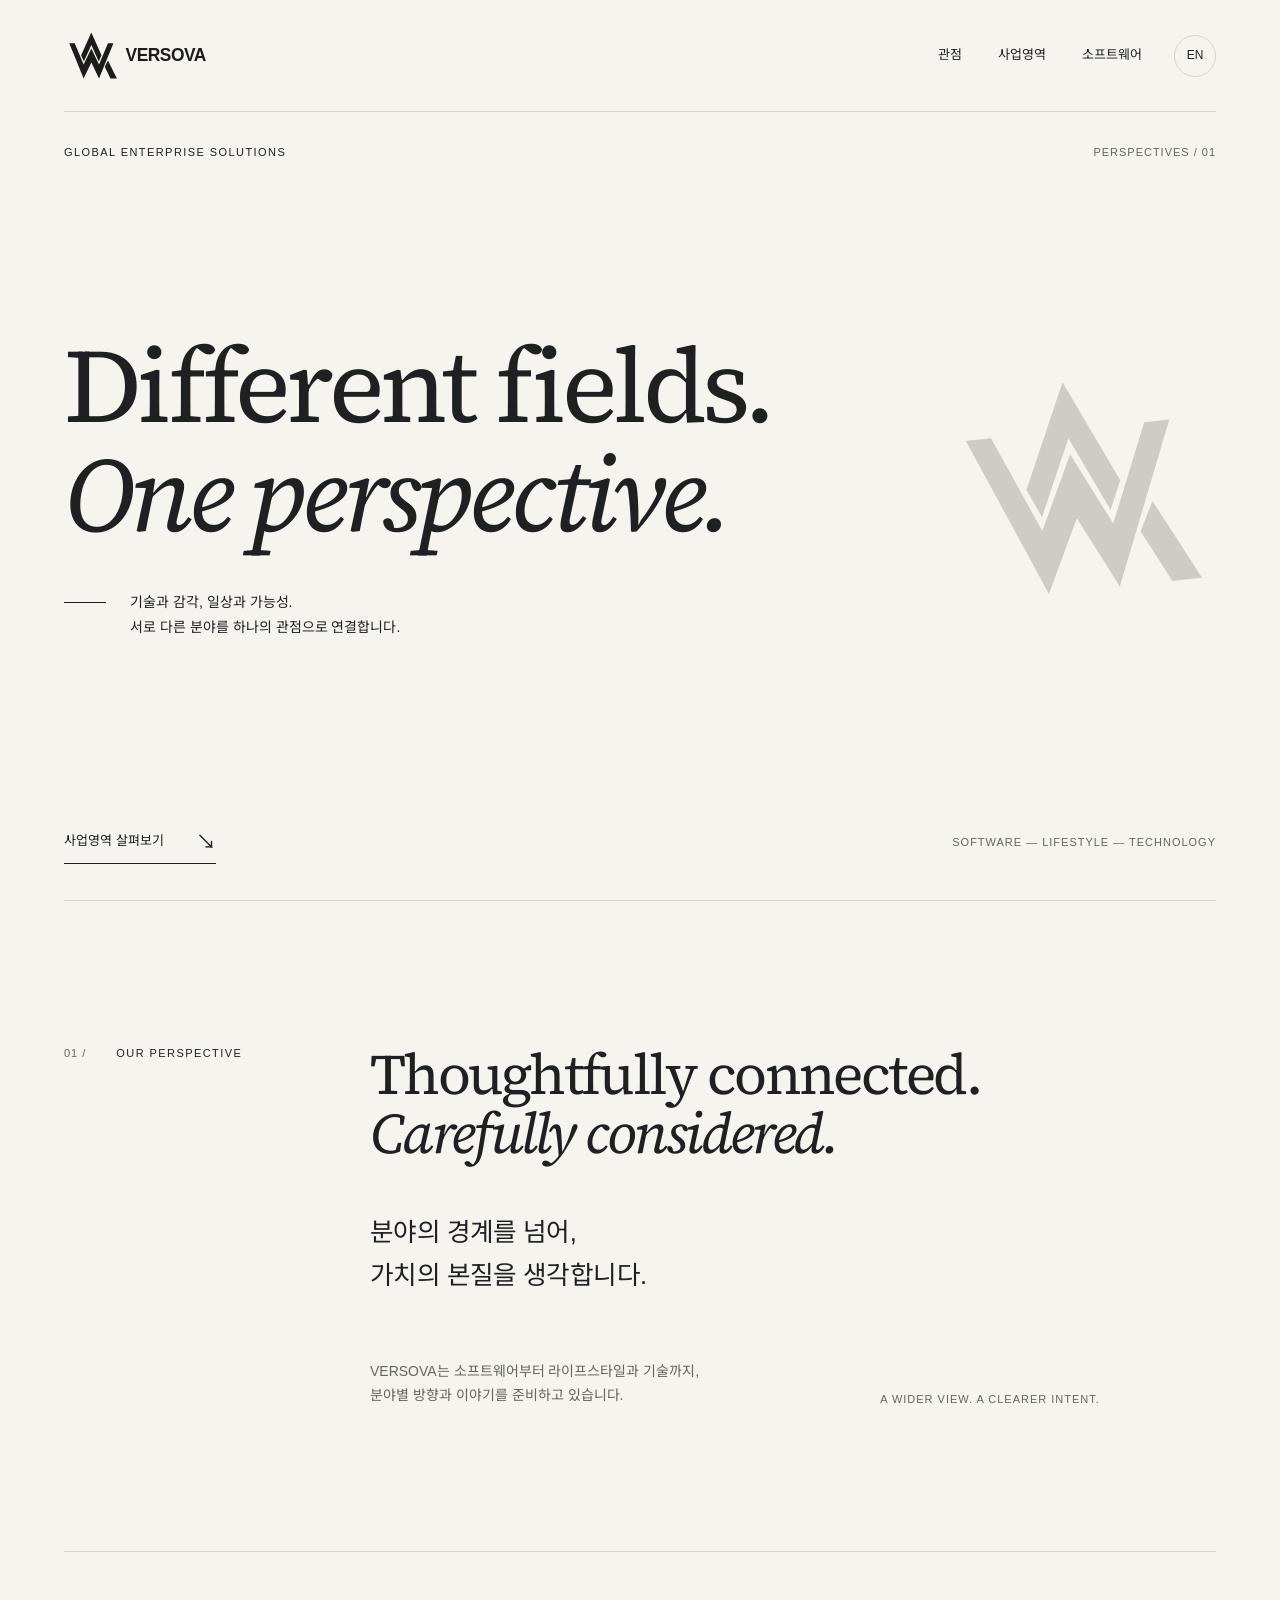
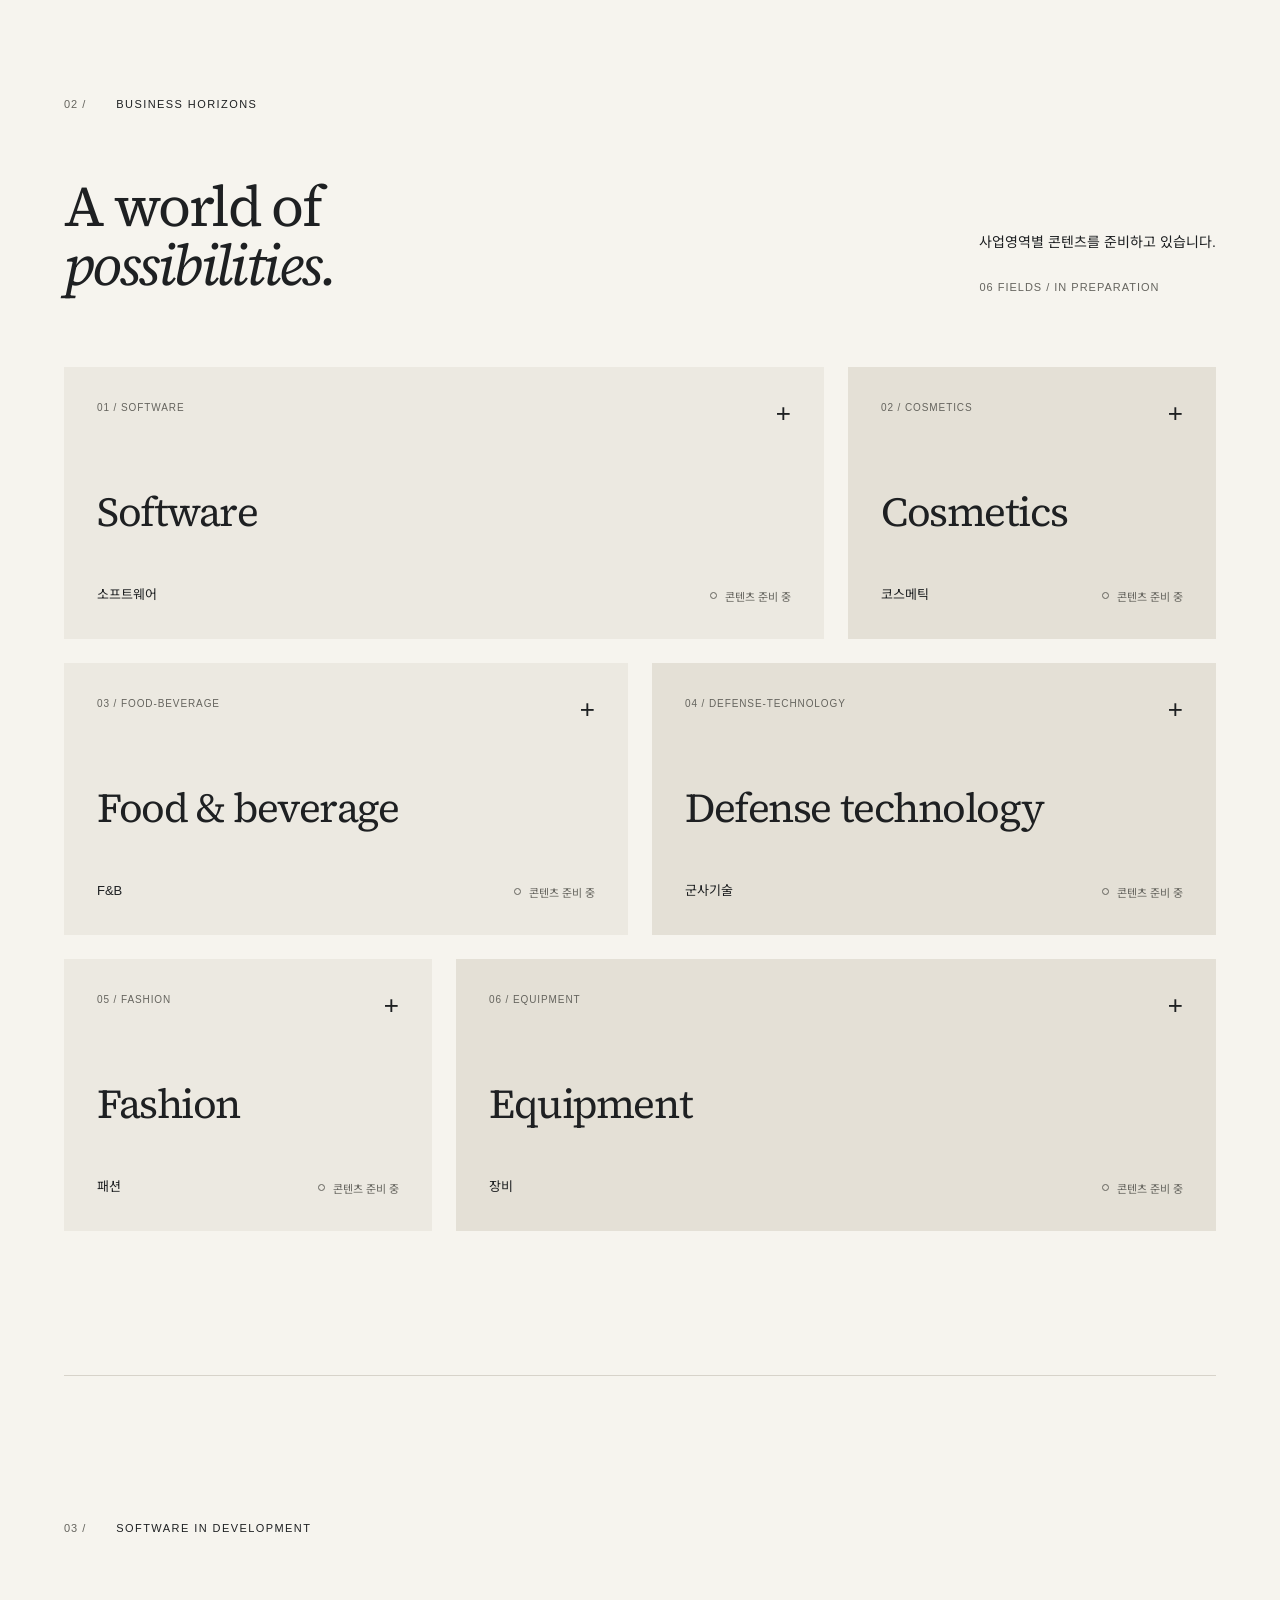
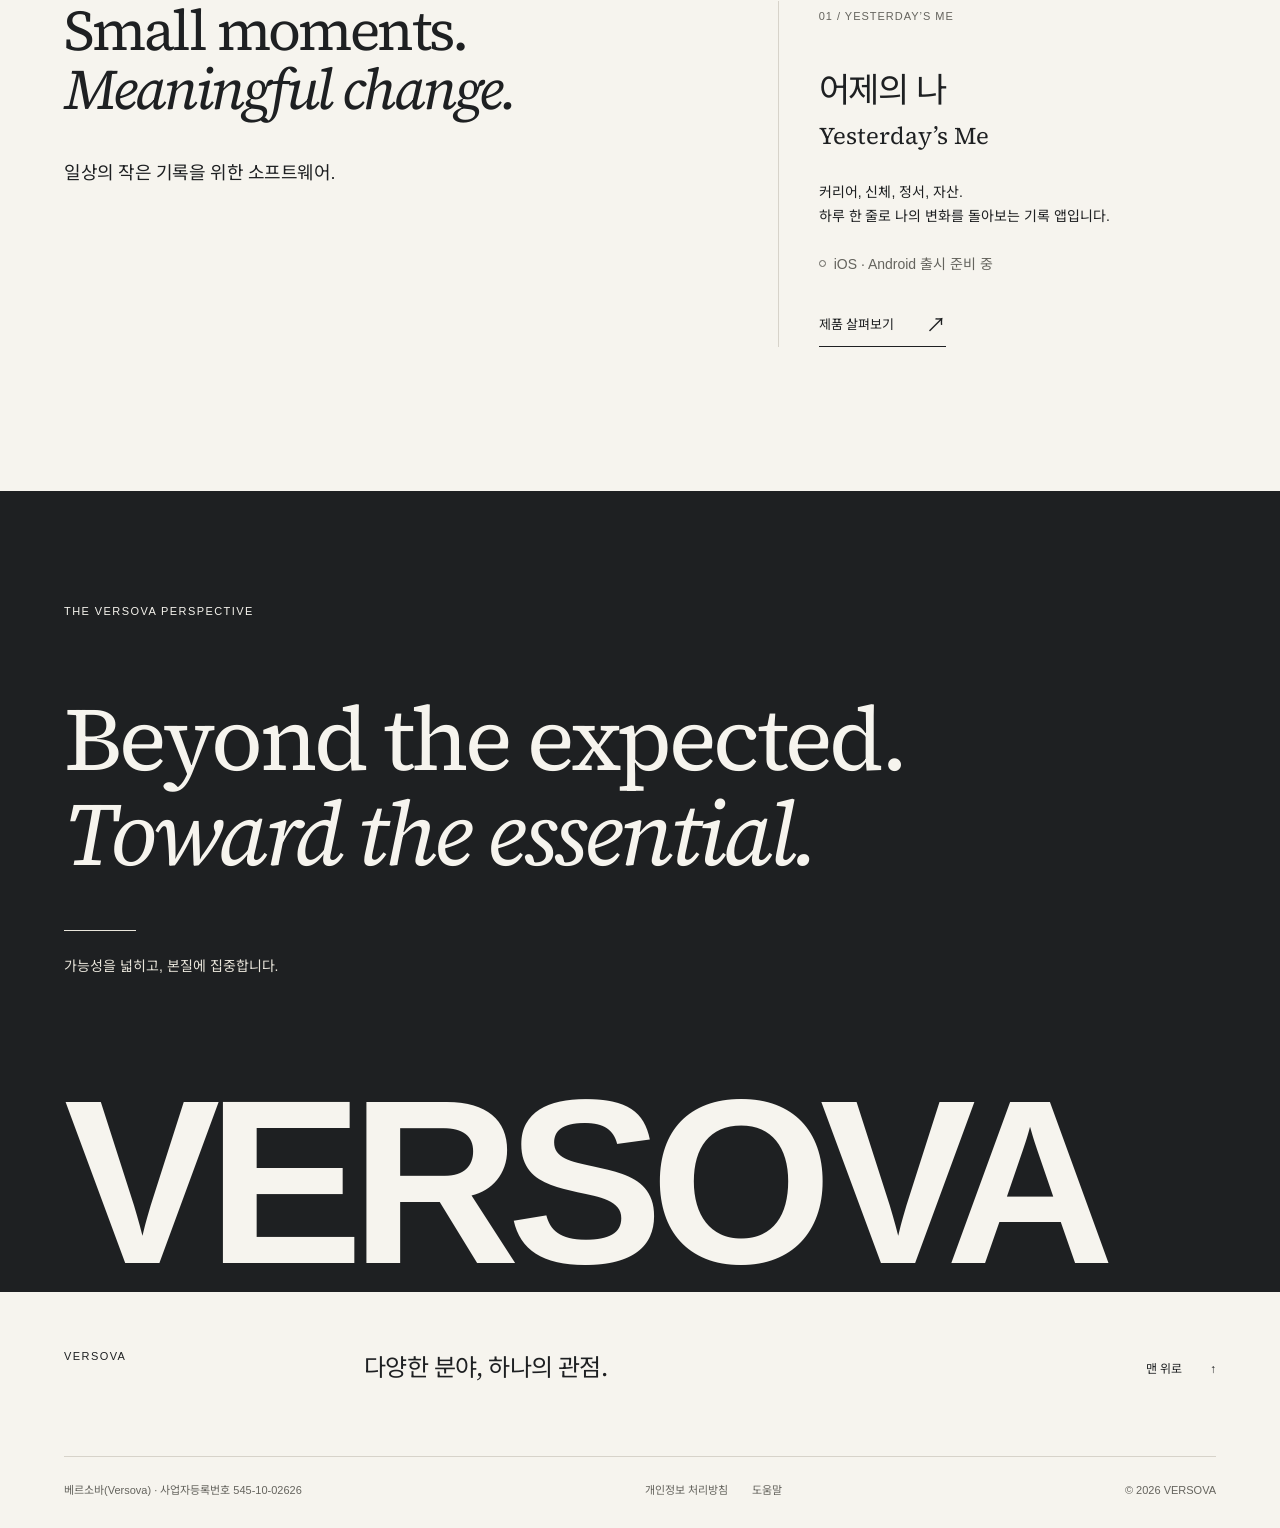
<file: index.html>
<!doctype html><html lang="ko"><head><meta charset="utf-8"><meta name="viewport" content="width=device-width,initial-scale=1"><meta name="theme-color" content="#F6F4EE"><title>VERSOVA — Different fields. One perspective. · VERSOVA</title><meta name="description" content="VERSOVA — 다양한 분야, 하나의 관점. 분야별 콘텐츠를 준비하고 있습니다."><link rel="canonical" href="https://489156.github.io/versova-site/"><link rel="icon" type="image/svg+xml" href="./assets/versova-mark.svg"><link rel="stylesheet" href="./assets/brand.css"><script defer src="./assets/site.js"></script></head><body>
 <a class="skip" href="#main">본문으로 / Skip to content</a><header class="site-header"><a class="brand" href="./" aria-label="VERSOVA Home"><img src="./assets/versova-logo.svg" width="160" height="52" alt="VERSOVA"></a><nav aria-label="Main navigation"><a href="./#perspective"><span class="" data-lang="ko">관점</span><span class="" data-lang="en" lang="en">Perspective</span></a><a href="./#fields"><span class="" data-lang="ko">사업영역</span><span class="" data-lang="en" lang="en">Fields</span></a><a href="./yesterdays-me/"><span class="" data-lang="ko">소프트웨어</span><span class="" data-lang="en" lang="en">Software</span></a></nav><button class="language" type="button" aria-label="Switch language to English">EN</button></header>
 <main id="main" class=""><section class="hero"><div class="hero-top"><span class="eyebrow">GLOBAL ENTERPRISE SOLUTIONS</span><span class="edition">PERSPECTIVES / 01</span></div><div class="hero-grid"><div><h1>Different fields.<br><em>One perspective.</em></h1><div class="hero-caption"><span class="caption-line"></span><p class="" data-lang="ko">기술과 감각, 일상과 가능성.<br>서로 다른 분야를 하나의 관점으로 연결합니다.</p><p class="" data-lang="en" lang="en">Technology and sensibility. Everyday life and possibility.<br>A considered perspective across different fields.</p></div></div><div class="hero-symbol" aria-hidden="true"><img src="./assets/versova-mark.svg" width="350" height="302" alt=""></div></div><div class="hero-bottom"><a class="text-link" href="#fields"><span class="" data-lang="ko">사업영역 살펴보기</span><span class="" data-lang="en" lang="en">Explore our fields</span> <span aria-hidden="true">↘</span></a><span class="micro">SOFTWARE — LIFESTYLE — TECHNOLOGY</span></div></section>
<section id="perspective" class="perspective section"><div class="section-label"><span class="index">01 /</span><span class="eyebrow">OUR PERSPECTIVE</span></div><div class="perspective-content"><h2>Thoughtfully connected.<br><em>Carefully considered.</em></h2><p class="intro" data-lang="ko">분야의 경계를 넘어,<br>가치의 본질을 생각합니다.</p><p class="intro" data-lang="en" lang="en">Beyond the boundaries of disciplines,<br>we consider what creates lasting value.</p><div class="perspective-note"><p class="" data-lang="ko">VERSOVA는 소프트웨어부터 라이프스타일과 기술까지,<br>분야별 방향과 이야기를 준비하고 있습니다.</p><p class="" data-lang="en" lang="en">VERSOVA is preparing its direction and stories across<br>software, lifestyle and technology.</p><span class="micro">A WIDER VIEW. A CLEARER INTENT.</span></div></div></section>
<section id="fields" class="fields-section section"><div class="section-label"><span class="index">02 /</span><span class="eyebrow">BUSINESS HORIZONS</span></div><div class="section-heading"><h2>A world of<br><em>possibilities.</em></h2><div><p class="" data-lang="ko">사업영역별 콘텐츠를 준비하고 있습니다.</p><p class="" data-lang="en" lang="en">Content for each business field is in preparation.</p><p class="micro">06 FIELDS / IN PREPARATION</p></div></div><div class="bento-grid"><details class="field field-1"><summary><span class="field-meta"><span class="micro">01 / SOFTWARE</span><span class="field-expand" aria-hidden="true">+</span></span><span class="field-name">Software</span><span class="field-bottom"><span>소프트웨어</span><span class="status"><span class="" data-lang="ko">콘텐츠 준비 중</span><span class="" data-lang="en" lang="en">Content in preparation</span></span></span></summary><div class="field-detail"><p class="" data-lang="ko">분야별 소개와 관련 콘텐츠를 준비하고 있습니다. 공개할 수 있는 정보가 마련되면 이곳에 안내하겠습니다.</p><p class="" data-lang="en" lang="en">An introduction and related content for this field are being prepared. Updates will appear here when information is ready to share.</p></div></details><details class="field field-2"><summary><span class="field-meta"><span class="micro">02 / COSMETICS</span><span class="field-expand" aria-hidden="true">+</span></span><span class="field-name">Cosmetics</span><span class="field-bottom"><span>코스메틱</span><span class="status"><span class="" data-lang="ko">콘텐츠 준비 중</span><span class="" data-lang="en" lang="en">Content in preparation</span></span></span></summary><div class="field-detail"><p class="" data-lang="ko">분야별 소개와 관련 콘텐츠를 준비하고 있습니다. 공개할 수 있는 정보가 마련되면 이곳에 안내하겠습니다.</p><p class="" data-lang="en" lang="en">An introduction and related content for this field are being prepared. Updates will appear here when information is ready to share.</p></div></details><details class="field field-3"><summary><span class="field-meta"><span class="micro">03 / FOOD-BEVERAGE</span><span class="field-expand" aria-hidden="true">+</span></span><span class="field-name">Food &amp; beverage</span><span class="field-bottom"><span>F&amp;B</span><span class="status"><span class="" data-lang="ko">콘텐츠 준비 중</span><span class="" data-lang="en" lang="en">Content in preparation</span></span></span></summary><div class="field-detail"><p class="" data-lang="ko">분야별 소개와 관련 콘텐츠를 준비하고 있습니다. 공개할 수 있는 정보가 마련되면 이곳에 안내하겠습니다.</p><p class="" data-lang="en" lang="en">An introduction and related content for this field are being prepared. Updates will appear here when information is ready to share.</p></div></details><details class="field field-4"><summary><span class="field-meta"><span class="micro">04 / DEFENSE-TECHNOLOGY</span><span class="field-expand" aria-hidden="true">+</span></span><span class="field-name">Defense technology</span><span class="field-bottom"><span>군사기술</span><span class="status"><span class="" data-lang="ko">콘텐츠 준비 중</span><span class="" data-lang="en" lang="en">Content in preparation</span></span></span></summary><div class="field-detail"><p class="" data-lang="ko">분야별 소개와 관련 콘텐츠를 준비하고 있습니다. 공개할 수 있는 정보가 마련되면 이곳에 안내하겠습니다.</p><p class="" data-lang="en" lang="en">An introduction and related content for this field are being prepared. Updates will appear here when information is ready to share.</p></div></details><details class="field field-5"><summary><span class="field-meta"><span class="micro">05 / FASHION</span><span class="field-expand" aria-hidden="true">+</span></span><span class="field-name">Fashion</span><span class="field-bottom"><span>패션</span><span class="status"><span class="" data-lang="ko">콘텐츠 준비 중</span><span class="" data-lang="en" lang="en">Content in preparation</span></span></span></summary><div class="field-detail"><p class="" data-lang="ko">분야별 소개와 관련 콘텐츠를 준비하고 있습니다. 공개할 수 있는 정보가 마련되면 이곳에 안내하겠습니다.</p><p class="" data-lang="en" lang="en">An introduction and related content for this field are being prepared. Updates will appear here when information is ready to share.</p></div></details><details class="field field-6"><summary><span class="field-meta"><span class="micro">06 / EQUIPMENT</span><span class="field-expand" aria-hidden="true">+</span></span><span class="field-name">Equipment</span><span class="field-bottom"><span>장비</span><span class="status"><span class="" data-lang="ko">콘텐츠 준비 중</span><span class="" data-lang="en" lang="en">Content in preparation</span></span></span></summary><div class="field-detail"><p class="" data-lang="ko">분야별 소개와 관련 콘텐츠를 준비하고 있습니다. 공개할 수 있는 정보가 마련되면 이곳에 안내하겠습니다.</p><p class="" data-lang="en" lang="en">An introduction and related content for this field are being prepared. Updates will appear here when information is ready to share.</p></div></details></div></section>
<section id="software" class="software-section section"><div class="section-label"><span class="index">03 /</span><span class="eyebrow">SOFTWARE IN DEVELOPMENT</span></div><div class="software-grid"><div><h2>Small moments.<br><em>Meaningful change.</em></h2><p class="intro" data-lang="ko">일상의 작은 기록을 위한 소프트웨어.</p><p class="intro" data-lang="en" lang="en">Software for the small records of everyday life.</p></div><article class="product-note"><span class="micro">01 / YESTERDAY’S ME</span><h3>어제의 나</h3><p class="product-name" lang="en">Yesterday’s Me</p><p class="" data-lang="ko">커리어, 신체, 정서, 자산.<br>하루 한 줄로 나의 변화를 돌아보는 기록 앱입니다.</p><p class="" data-lang="en" lang="en">Career, body, mind and money.<br>A one-line-a-day journal for reflecting on your own changes.</p><p class="status"><span class="" data-lang="ko">iOS · Android 출시 준비 중</span><span class="" data-lang="en" lang="en">Preparing for release on iOS and Android</span></p><a class="text-link" href="./yesterdays-me/"><span class="" data-lang="ko">제품 살펴보기</span><span class="" data-lang="en" lang="en">Explore the product</span> <span aria-hidden="true">↗</span></a></article></div></section>
<section class="brand-statement"><p class="eyebrow">THE VERSOVA PERSPECTIVE</p><p class="statement">Beyond the expected.<br><em>Toward the essential.</em></p><div class="statement-rule"></div><p class="statement-caption"><span class="" data-lang="ko">가능성을 넓히고, 본질에 집중합니다.</span><span class="" data-lang="en" lang="en">A wider possibility. A sharper focus.</span></p><p class="closing-wordmark" aria-hidden="true">VERSOVA</p></section></main>
 <footer class="site-footer"><div class="footer-top"><span class="eyebrow">VERSOVA</span><p><span class="" data-lang="ko">다양한 분야, 하나의 관점.</span><span class="" data-lang="en" lang="en">Different fields. One perspective.</span></p><a href="#main" class="back-top"><span class="" data-lang="ko">맨 위로</span><span class="" data-lang="en" lang="en">Back to top</span> <span aria-hidden="true">↑</span></a></div><div class="footer-bottom"><span>베르소바(Versova) · <span class="" data-lang="ko">사업자등록번호</span><span class="" data-lang="en" lang="en">Business registration</span> 545-10-02626</span><div><a href="./yesterdays-me/privacy/"><span class="" data-lang="ko">개인정보 처리방침</span><span class="" data-lang="en" lang="en">Privacy policy</span></a><a href="./yesterdays-me/support/"><span class="" data-lang="ko">도움말</span><span class="" data-lang="en" lang="en">Support</span></a></div><span>© 2026 VERSOVA</span></div></footer></body></html>
</file>
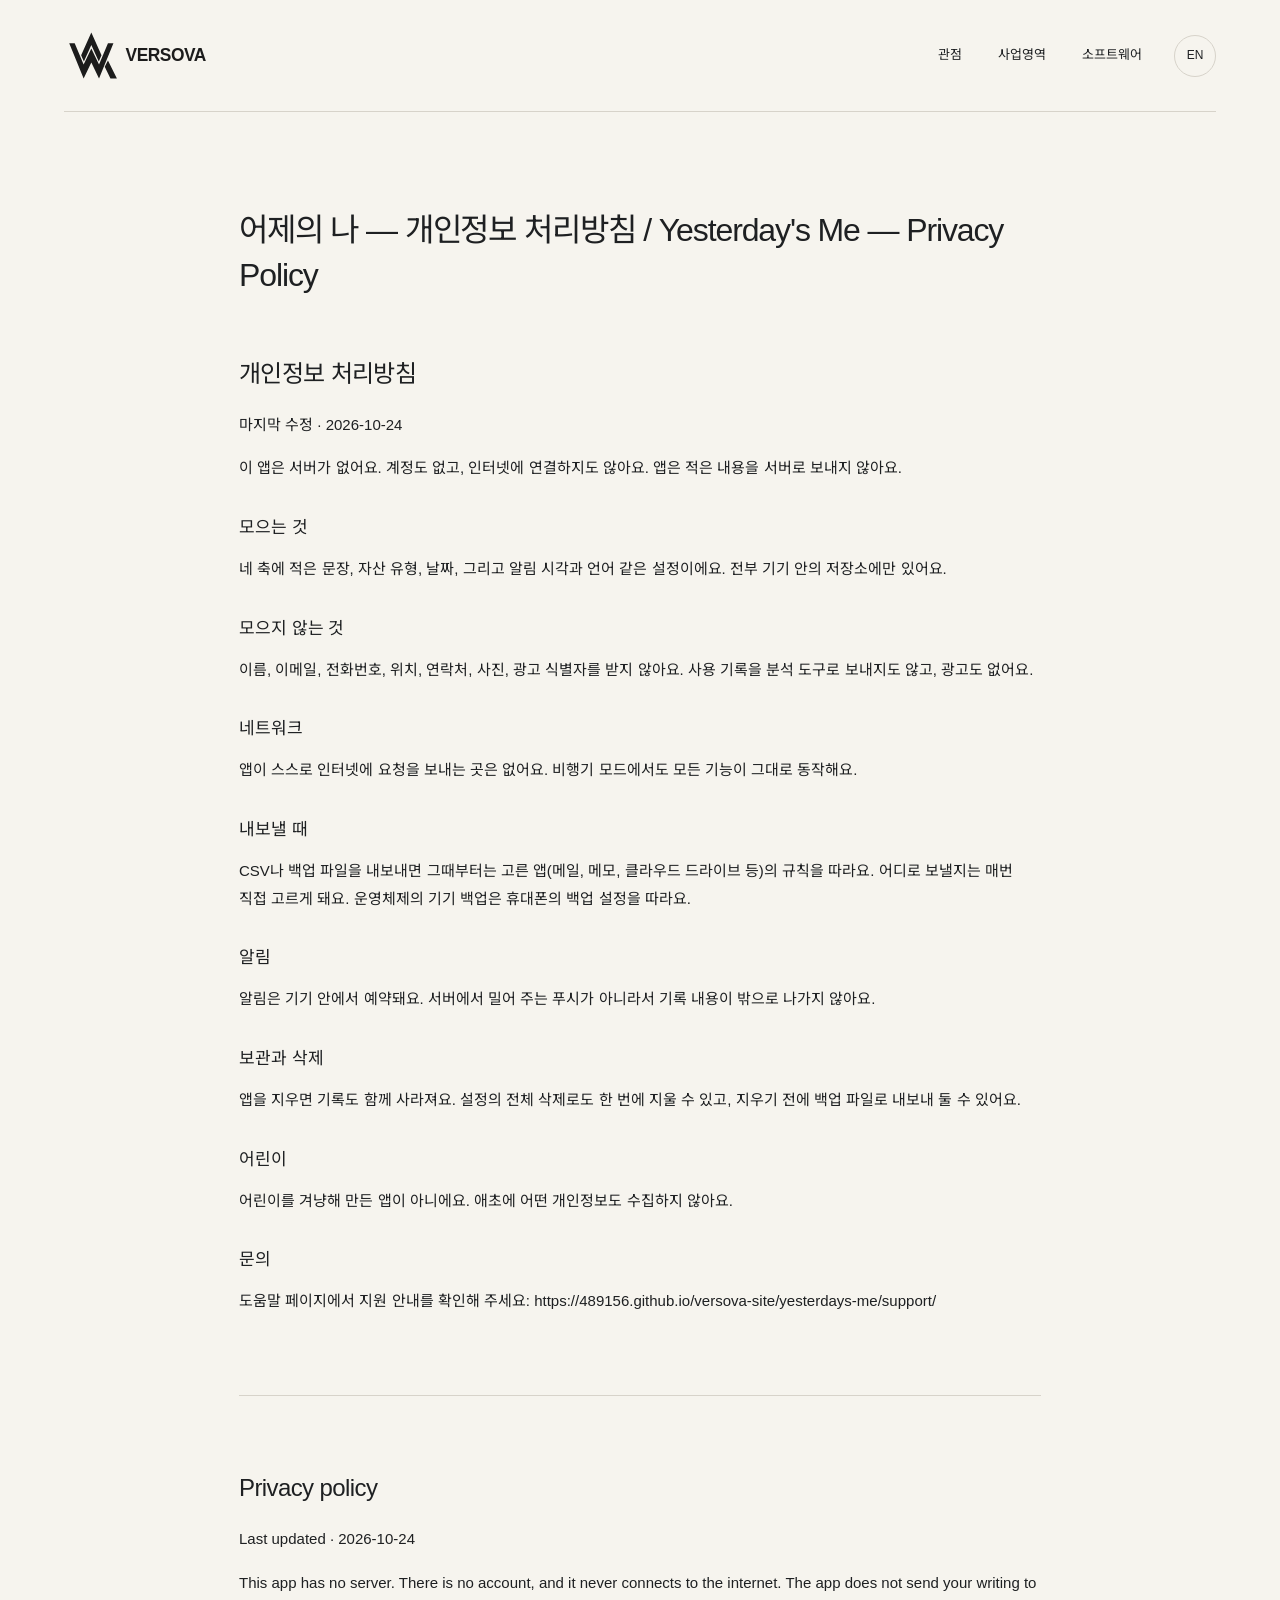
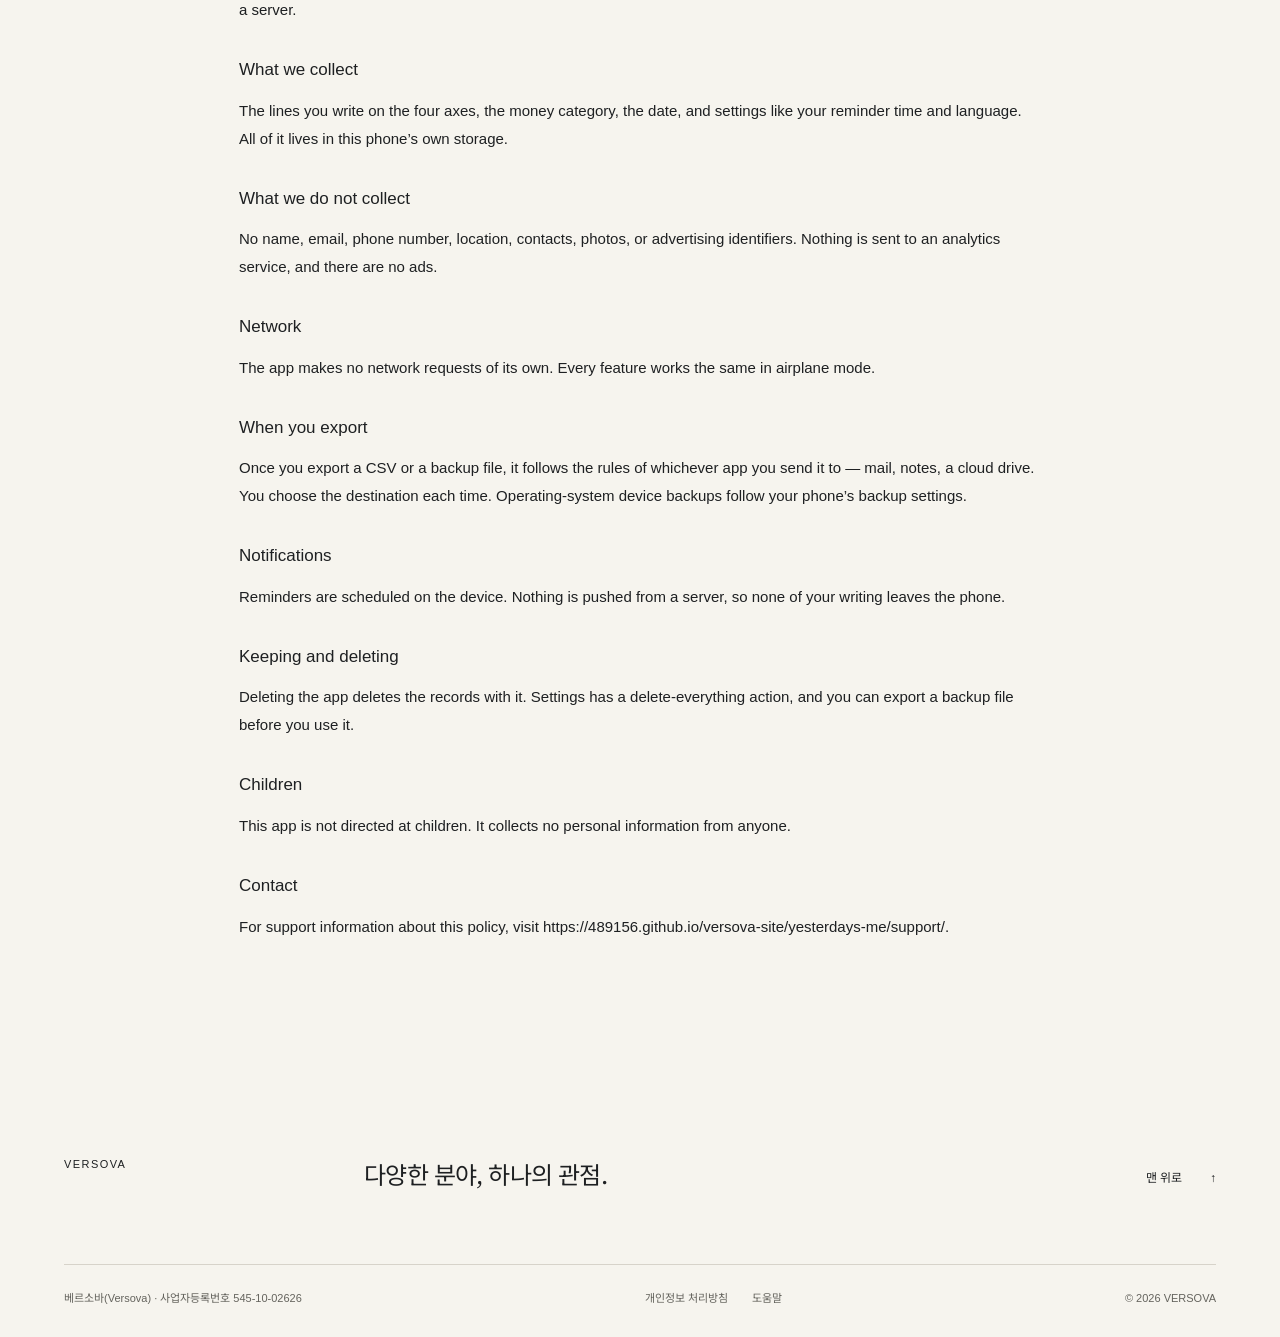
<file: privacy/index.html>
<!doctype html><html lang="ko"><head><meta charset="utf-8"><meta name="viewport" content="width=device-width,initial-scale=1"><meta name="theme-color" content="#F6F4EE"><title>개인정보 처리방침 / Privacy policy · VERSOVA</title><meta name="description" content="VERSOVA — 다양한 분야, 하나의 관점. 분야별 콘텐츠를 준비하고 있습니다."><link rel="canonical" href="https://489156.github.io/versova-site/yesterdays-me/privacy/"><link rel="icon" type="image/svg+xml" href="../assets/versova-mark.svg"><link rel="stylesheet" href="../assets/brand.css"><script defer src="../assets/site.js"></script></head><body>
 <a class="skip" href="#main">본문으로 / Skip to content</a><header class="site-header"><a class="brand" href="../" aria-label="VERSOVA Home"><img src="../assets/versova-logo.svg" width="160" height="52" alt="VERSOVA"></a><nav aria-label="Main navigation"><a href="../#perspective"><span class="" data-lang="ko">관점</span><span class="" data-lang="en" lang="en">Perspective</span></a><a href="../#fields"><span class="" data-lang="ko">사업영역</span><span class="" data-lang="en" lang="en">Fields</span></a><a href="../yesterdays-me/"><span class="" data-lang="ko">소프트웨어</span><span class="" data-lang="en" lang="en">Software</span></a></nav><button class="language" type="button" aria-label="Switch language to English">EN</button></header>
 <main id="main" class="document"><h1>어제의 나 — 개인정보 처리방침 / Yesterday's Me — Privacy Policy</h1>
<h2>개인정보 처리방침</h2>
<p>마지막 수정 · 2026-10-24</p>
<p><strong>이 앱은 서버가 없어요. 계정도 없고, 인터넷에 연결하지도 않아요. 앱은 적은 내용을 서버로 보내지 않아요.</strong></p>
<h3>모으는 것</h3>
<p>네 축에 적은 문장, 자산 유형, 날짜, 그리고 알림 시각과 언어 같은 설정이에요. 전부 기기 안의 저장소에만 있어요.</p>
<h3>모으지 않는 것</h3>
<p>이름, 이메일, 전화번호, 위치, 연락처, 사진, 광고 식별자를 받지 않아요. 사용 기록을 분석 도구로 보내지도 않고, 광고도 없어요.</p>
<h3>네트워크</h3>
<p>앱이 스스로 인터넷에 요청을 보내는 곳은 없어요. 비행기 모드에서도 모든 기능이 그대로 동작해요.</p>
<h3>내보낼 때</h3>
<p>CSV나 백업 파일을 내보내면 그때부터는 고른 앱(메일, 메모, 클라우드 드라이브 등)의 규칙을 따라요. 어디로 보낼지는 매번 직접 고르게 돼요. 운영체제의 기기 백업은 휴대폰의 백업 설정을 따라요.</p>
<h3>알림</h3>
<p>알림은 기기 안에서 예약돼요. 서버에서 밀어 주는 푸시가 아니라서 기록 내용이 밖으로 나가지 않아요.</p>
<h3>보관과 삭제</h3>
<p>앱을 지우면 기록도 함께 사라져요. 설정의 전체 삭제로도 한 번에 지울 수 있고, 지우기 전에 백업 파일로 내보내 둘 수 있어요.</p>
<h3>어린이</h3>
<p>어린이를 겨냥해 만든 앱이 아니에요. 애초에 어떤 개인정보도 수집하지 않아요.</p>
<h3>문의</h3>
<p>도움말 페이지에서 지원 안내를 확인해 주세요: https://489156.github.io/versova-site/yesterdays-me/support/</p>
<hr>
<h2>Privacy policy</h2>
<p>Last updated · 2026-10-24</p>
<p><strong>This app has no server. There is no account, and it never connects to the internet. The app does not send your writing to a server.</strong></p>
<h3>What we collect</h3>
<p>The lines you write on the four axes, the money category, the date, and settings like your reminder time and language. All of it lives in this phone’s own storage.</p>
<h3>What we do not collect</h3>
<p>No name, email, phone number, location, contacts, photos, or advertising identifiers. Nothing is sent to an analytics service, and there are no ads.</p>
<h3>Network</h3>
<p>The app makes no network requests of its own. Every feature works the same in airplane mode.</p>
<h3>When you export</h3>
<p>Once you export a CSV or a backup file, it follows the rules of whichever app you send it to — mail, notes, a cloud drive. You choose the destination each time. Operating-system device backups follow your phone’s backup settings.</p>
<h3>Notifications</h3>
<p>Reminders are scheduled on the device. Nothing is pushed from a server, so none of your writing leaves the phone.</p>
<h3>Keeping and deleting</h3>
<p>Deleting the app deletes the records with it. Settings has a delete-everything action, and you can export a backup file before you use it.</p>
<h3>Children</h3>
<p>This app is not directed at children. It collects no personal information from anyone.</p>
<h3>Contact</h3>
<p>For support information about this policy, visit https://489156.github.io/versova-site/yesterdays-me/support/.</p></main>
 <footer class="site-footer"><div class="footer-top"><span class="eyebrow">VERSOVA</span><p><span class="" data-lang="ko">다양한 분야, 하나의 관점.</span><span class="" data-lang="en" lang="en">Different fields. One perspective.</span></p><a href="#main" class="back-top"><span class="" data-lang="ko">맨 위로</span><span class="" data-lang="en" lang="en">Back to top</span> <span aria-hidden="true">↑</span></a></div><div class="footer-bottom"><span>베르소바(Versova) · <span class="" data-lang="ko">사업자등록번호</span><span class="" data-lang="en" lang="en">Business registration</span> 545-10-02626</span><div><a href="../yesterdays-me/privacy/"><span class="" data-lang="ko">개인정보 처리방침</span><span class="" data-lang="en" lang="en">Privacy policy</span></a><a href="../yesterdays-me/support/"><span class="" data-lang="ko">도움말</span><span class="" data-lang="en" lang="en">Support</span></a></div><span>© 2026 VERSOVA</span></div></footer></body></html>
</file>
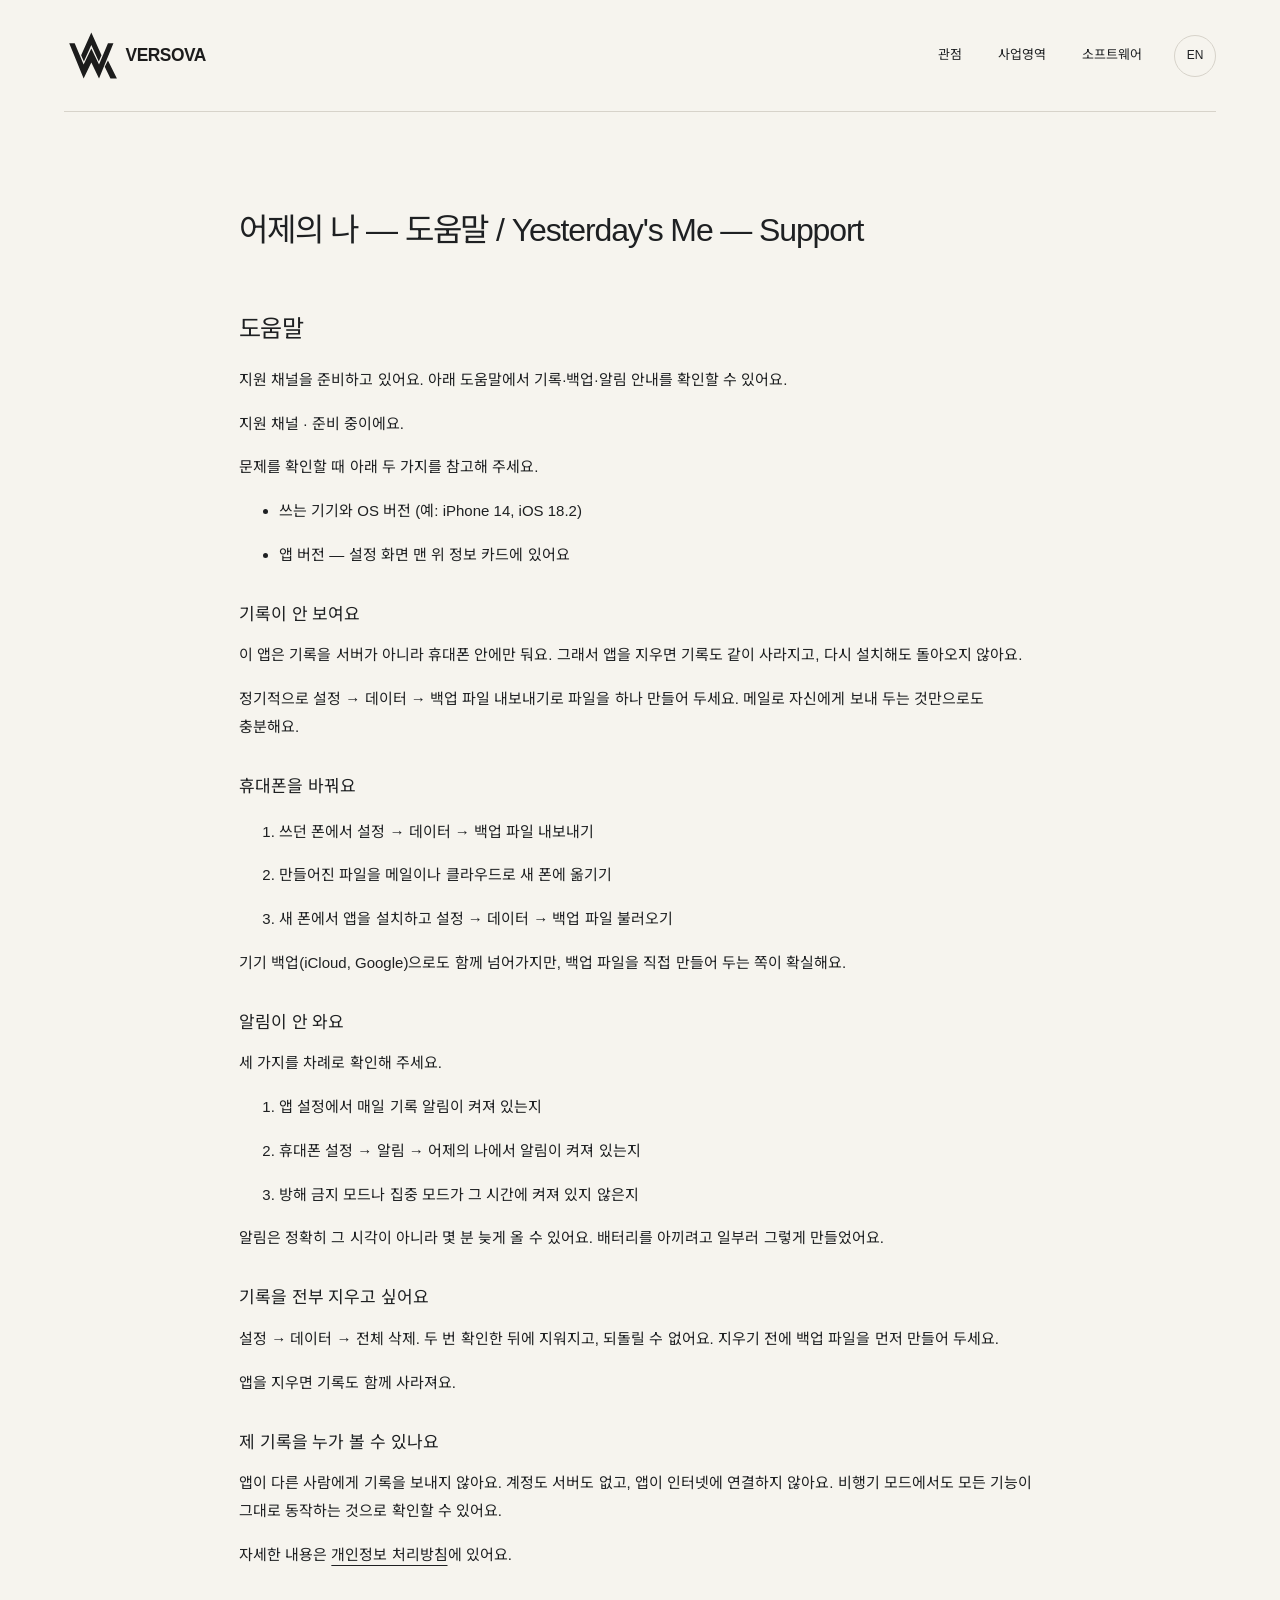
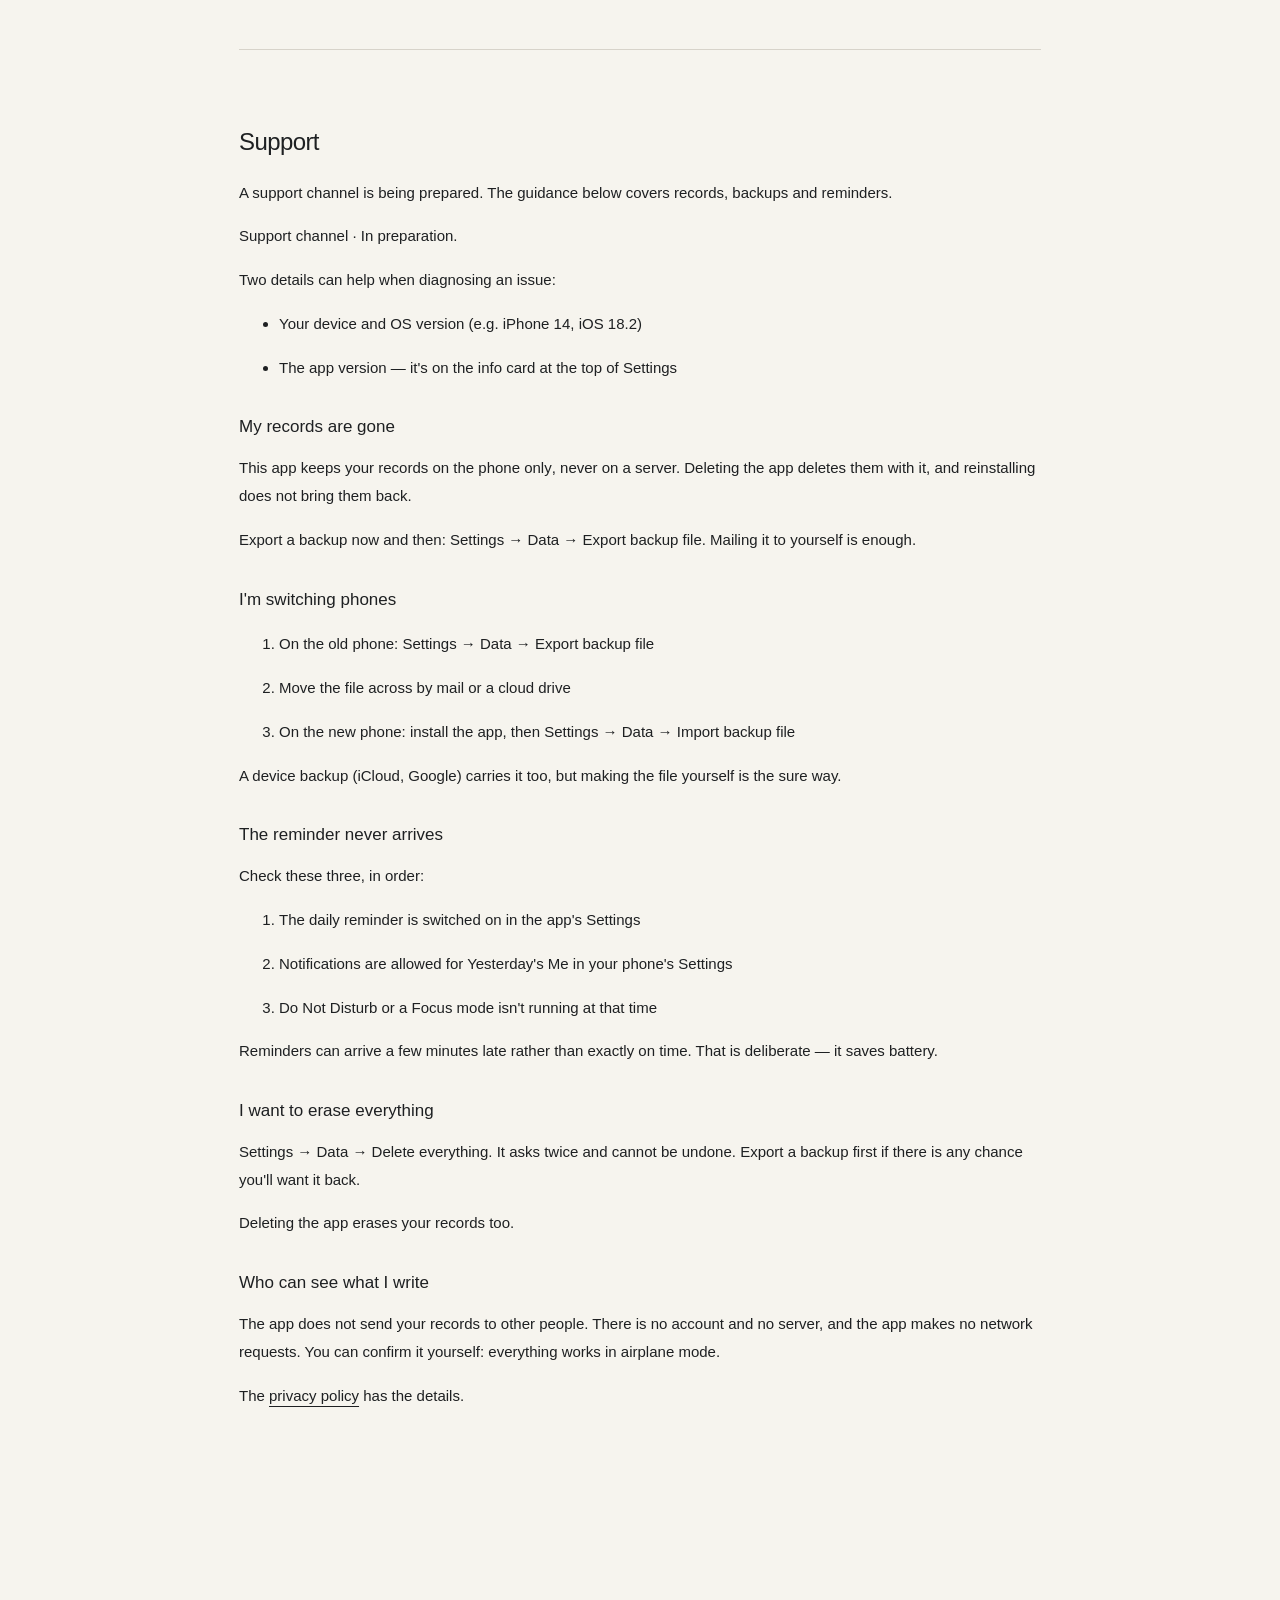
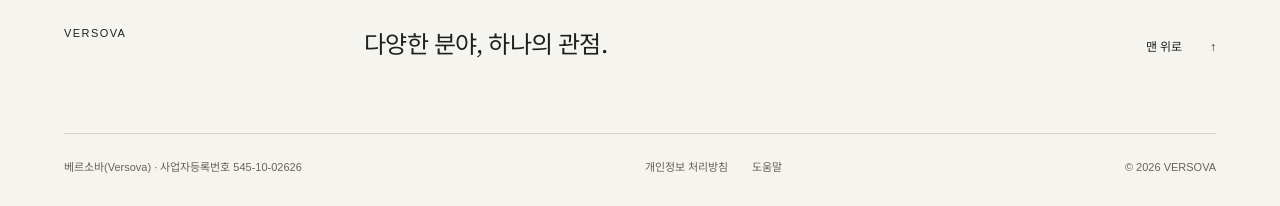
<file: support/index.html>
<!doctype html><html lang="ko"><head><meta charset="utf-8"><meta name="viewport" content="width=device-width,initial-scale=1"><meta name="theme-color" content="#F6F4EE"><title>도움말 / Support · VERSOVA</title><meta name="description" content="VERSOVA — 다양한 분야, 하나의 관점. 분야별 콘텐츠를 준비하고 있습니다."><link rel="canonical" href="https://489156.github.io/versova-site/yesterdays-me/support/"><link rel="icon" type="image/svg+xml" href="../assets/versova-mark.svg"><link rel="stylesheet" href="../assets/brand.css"><script defer src="../assets/site.js"></script></head><body>
 <a class="skip" href="#main">본문으로 / Skip to content</a><header class="site-header"><a class="brand" href="../" aria-label="VERSOVA Home"><img src="../assets/versova-logo.svg" width="160" height="52" alt="VERSOVA"></a><nav aria-label="Main navigation"><a href="../#perspective"><span class="" data-lang="ko">관점</span><span class="" data-lang="en" lang="en">Perspective</span></a><a href="../#fields"><span class="" data-lang="ko">사업영역</span><span class="" data-lang="en" lang="en">Fields</span></a><a href="../yesterdays-me/"><span class="" data-lang="ko">소프트웨어</span><span class="" data-lang="en" lang="en">Software</span></a></nav><button class="language" type="button" aria-label="Switch language to English">EN</button></header>
 <main id="main" class="document"><h1>어제의 나 — 도움말 / Yesterday's Me — Support</h1>
<h2>도움말</h2>
<p>지원 채널을 준비하고 있어요. 아래 도움말에서 기록·백업·알림 안내를 확인할 수 있어요.</p>
<p><strong>지원 채널</strong> · 준비 중이에요.</p>
<p>문제를 확인할 때 아래 두 가지를 참고해 주세요.</p>
<ul>
<li>쓰는 기기와 OS 버전 (예: iPhone 14, iOS 18.2)</li>
<li>앱 버전 — 설정 화면 맨 위 정보 카드에 있어요</li>
</ul>
<h3>기록이 안 보여요</h3>
<p>이 앱은 기록을 서버가 아니라 <strong>휴대폰 안에만</strong> 둬요. 그래서 앱을 지우면 기록도 같이 사라지고, 다시 설치해도 돌아오지 않아요.</p>
<p>정기적으로 설정 → 데이터 → <strong>백업 파일 내보내기</strong>로 파일을 하나 만들어 두세요. 메일로 자신에게 보내 두는 것만으로도 충분해요.</p>
<h3>휴대폰을 바꿔요</h3>
<ol>
<li>쓰던 폰에서 설정 → 데이터 → <strong>백업 파일 내보내기</strong></li>
<li>만들어진 파일을 메일이나 클라우드로 새 폰에 옮기기</li>
<li>새 폰에서 앱을 설치하고 설정 → 데이터 → <strong>백업 파일 불러오기</strong></li>
</ol>
<p>기기 백업(iCloud, Google)으로도 함께 넘어가지만, 백업 파일을 직접 만들어 두는 쪽이 확실해요.</p>
<h3>알림이 안 와요</h3>
<p>세 가지를 차례로 확인해 주세요.</p>
<ol>
<li>앱 설정에서 <strong>매일 기록 알림</strong>이 켜져 있는지</li>
<li>휴대폰 설정 → 알림 → 어제의 나에서 알림이 켜져 있는지</li>
<li>방해 금지 모드나 집중 모드가 그 시간에 켜져 있지 않은지</li>
</ol>
<p>알림은 정확히 그 시각이 아니라 몇 분 늦게 올 수 있어요. 배터리를 아끼려고 일부러 그렇게 만들었어요.</p>
<h3>기록을 전부 지우고 싶어요</h3>
<p>설정 → 데이터 → <strong>전체 삭제</strong>. 두 번 확인한 뒤에 지워지고, 되돌릴 수 없어요. 지우기 전에 백업 파일을 먼저 만들어 두세요.</p>
<p>앱을 지우면 기록도 함께 사라져요.</p>
<h3>제 기록을 누가 볼 수 있나요</h3>
<p>앱이 다른 사람에게 기록을 보내지 않아요. 계정도 서버도 없고, 앱이 인터넷에 연결하지 않아요. 비행기 모드에서도 모든 기능이 그대로 동작하는 것으로 확인할 수 있어요.</p>
<p>자세한 내용은 <a href="../yesterdays-me/privacy/">개인정보 처리방침</a>에 있어요.</p>
<hr>
<h2>Support</h2>
<p>A support channel is being prepared. The guidance below covers records, backups and reminders.</p>
<p><strong>Support channel</strong> · In preparation.</p>
<p>Two details can help when diagnosing an issue:</p>
<ul>
<li>Your device and OS version (e.g. iPhone 14, iOS 18.2)</li>
<li>The app version — it's on the info card at the top of Settings</li>
</ul>
<h3>My records are gone</h3>
<p>This app keeps your records <strong>on the phone only</strong>, never on a server. Deleting the app deletes them with it, and reinstalling does not bring them back.</p>
<p>Export a backup now and then: Settings → Data → <strong>Export backup file</strong>. Mailing it to yourself is enough.</p>
<h3>I'm switching phones</h3>
<ol>
<li>On the old phone: Settings → Data → <strong>Export backup file</strong></li>
<li>Move the file across by mail or a cloud drive</li>
<li>On the new phone: install the app, then Settings → Data → <strong>Import backup file</strong></li>
</ol>
<p>A device backup (iCloud, Google) carries it too, but making the file yourself is the sure way.</p>
<h3>The reminder never arrives</h3>
<p>Check these three, in order:</p>
<ol>
<li>The daily reminder is switched on in the app's Settings</li>
<li>Notifications are allowed for Yesterday's Me in your phone's Settings</li>
<li>Do Not Disturb or a Focus mode isn't running at that time</li>
</ol>
<p>Reminders can arrive a few minutes late rather than exactly on time. That is deliberate — it saves battery.</p>
<h3>I want to erase everything</h3>
<p>Settings → Data → <strong>Delete everything</strong>. It asks twice and cannot be undone. Export a backup first if there is any chance you'll want it back.</p>
<p>Deleting the app erases your records too.</p>
<h3>Who can see what I write</h3>
<p>The app does not send your records to other people. There is no account and no server, and the app makes no network requests. You can confirm it yourself: everything works in airplane mode.</p>
<p>The <a href="../yesterdays-me/privacy/">privacy policy</a> has the details.</p></main>
 <footer class="site-footer"><div class="footer-top"><span class="eyebrow">VERSOVA</span><p><span class="" data-lang="ko">다양한 분야, 하나의 관점.</span><span class="" data-lang="en" lang="en">Different fields. One perspective.</span></p><a href="#main" class="back-top"><span class="" data-lang="ko">맨 위로</span><span class="" data-lang="en" lang="en">Back to top</span> <span aria-hidden="true">↑</span></a></div><div class="footer-bottom"><span>베르소바(Versova) · <span class="" data-lang="ko">사업자등록번호</span><span class="" data-lang="en" lang="en">Business registration</span> 545-10-02626</span><div><a href="../yesterdays-me/privacy/"><span class="" data-lang="ko">개인정보 처리방침</span><span class="" data-lang="en" lang="en">Privacy policy</span></a><a href="../yesterdays-me/support/"><span class="" data-lang="ko">도움말</span><span class="" data-lang="en" lang="en">Support</span></a></div><span>© 2026 VERSOVA</span></div></footer></body></html>
</file>
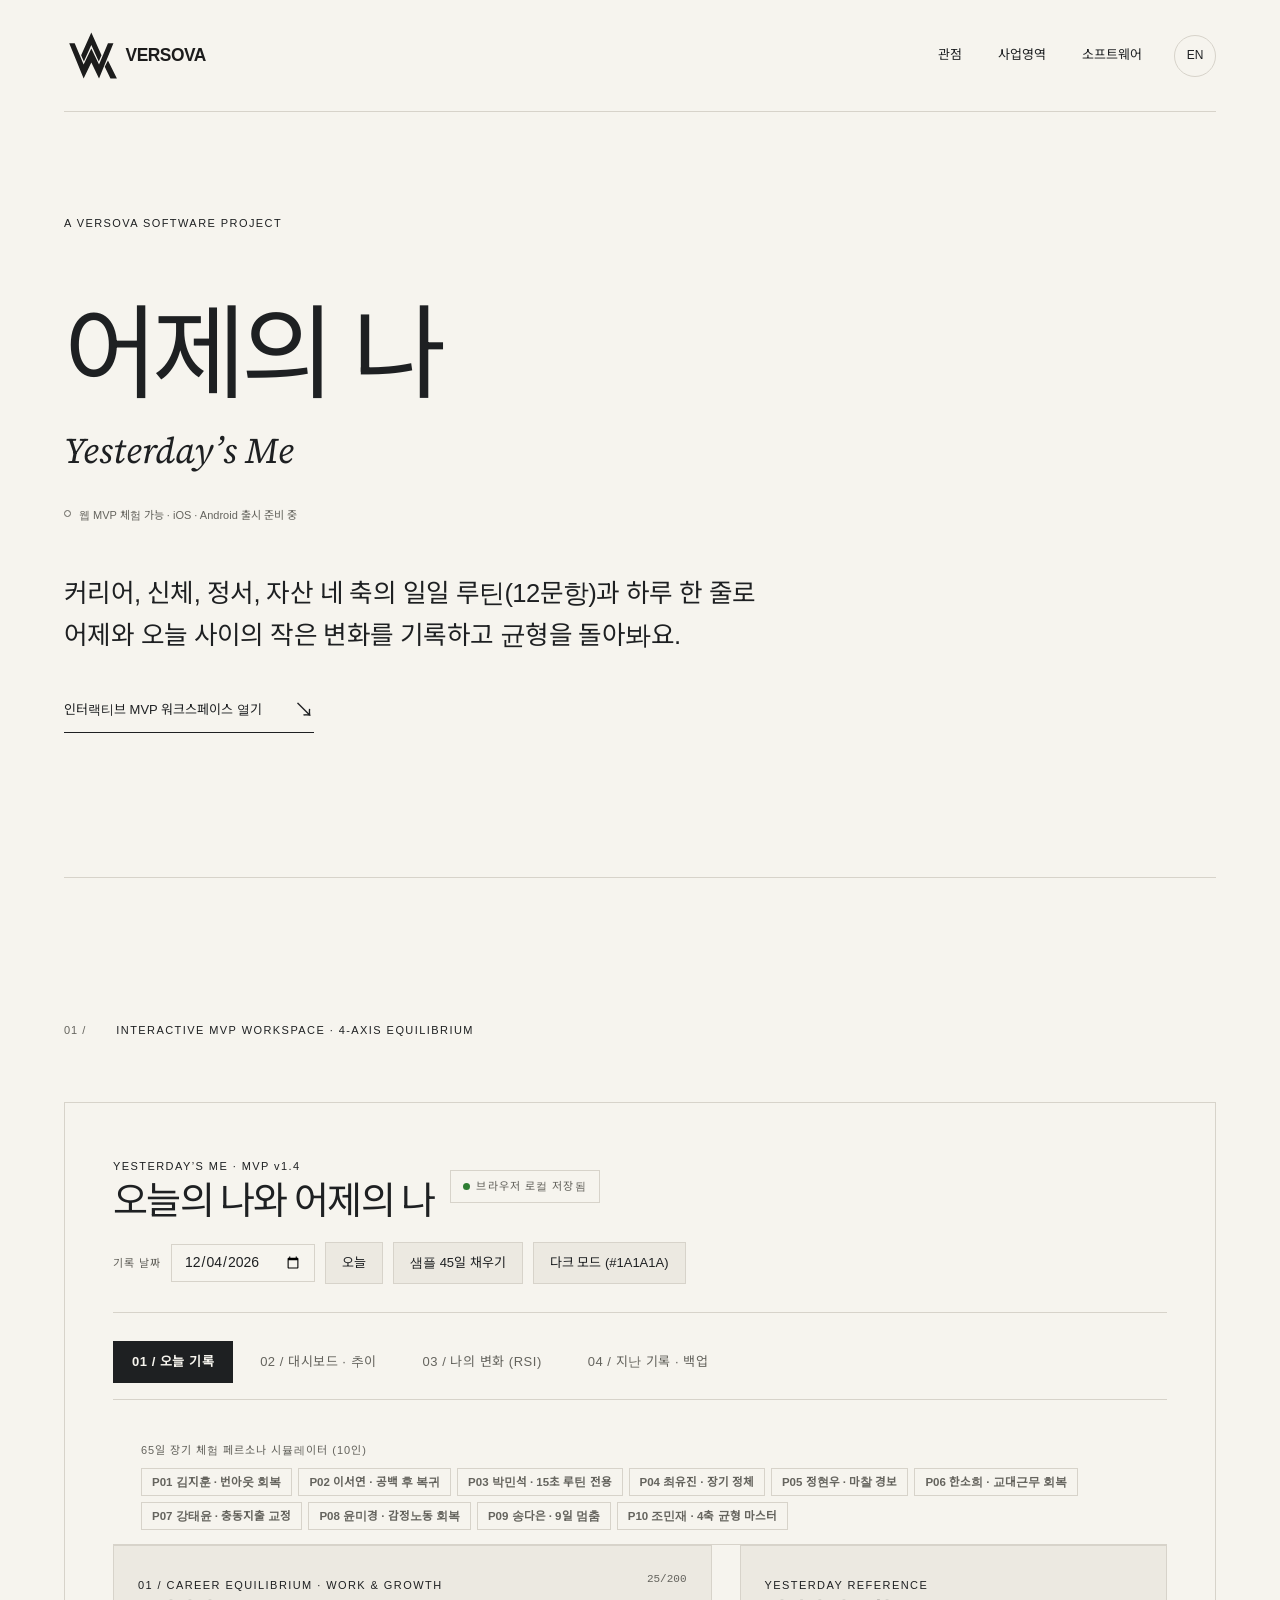
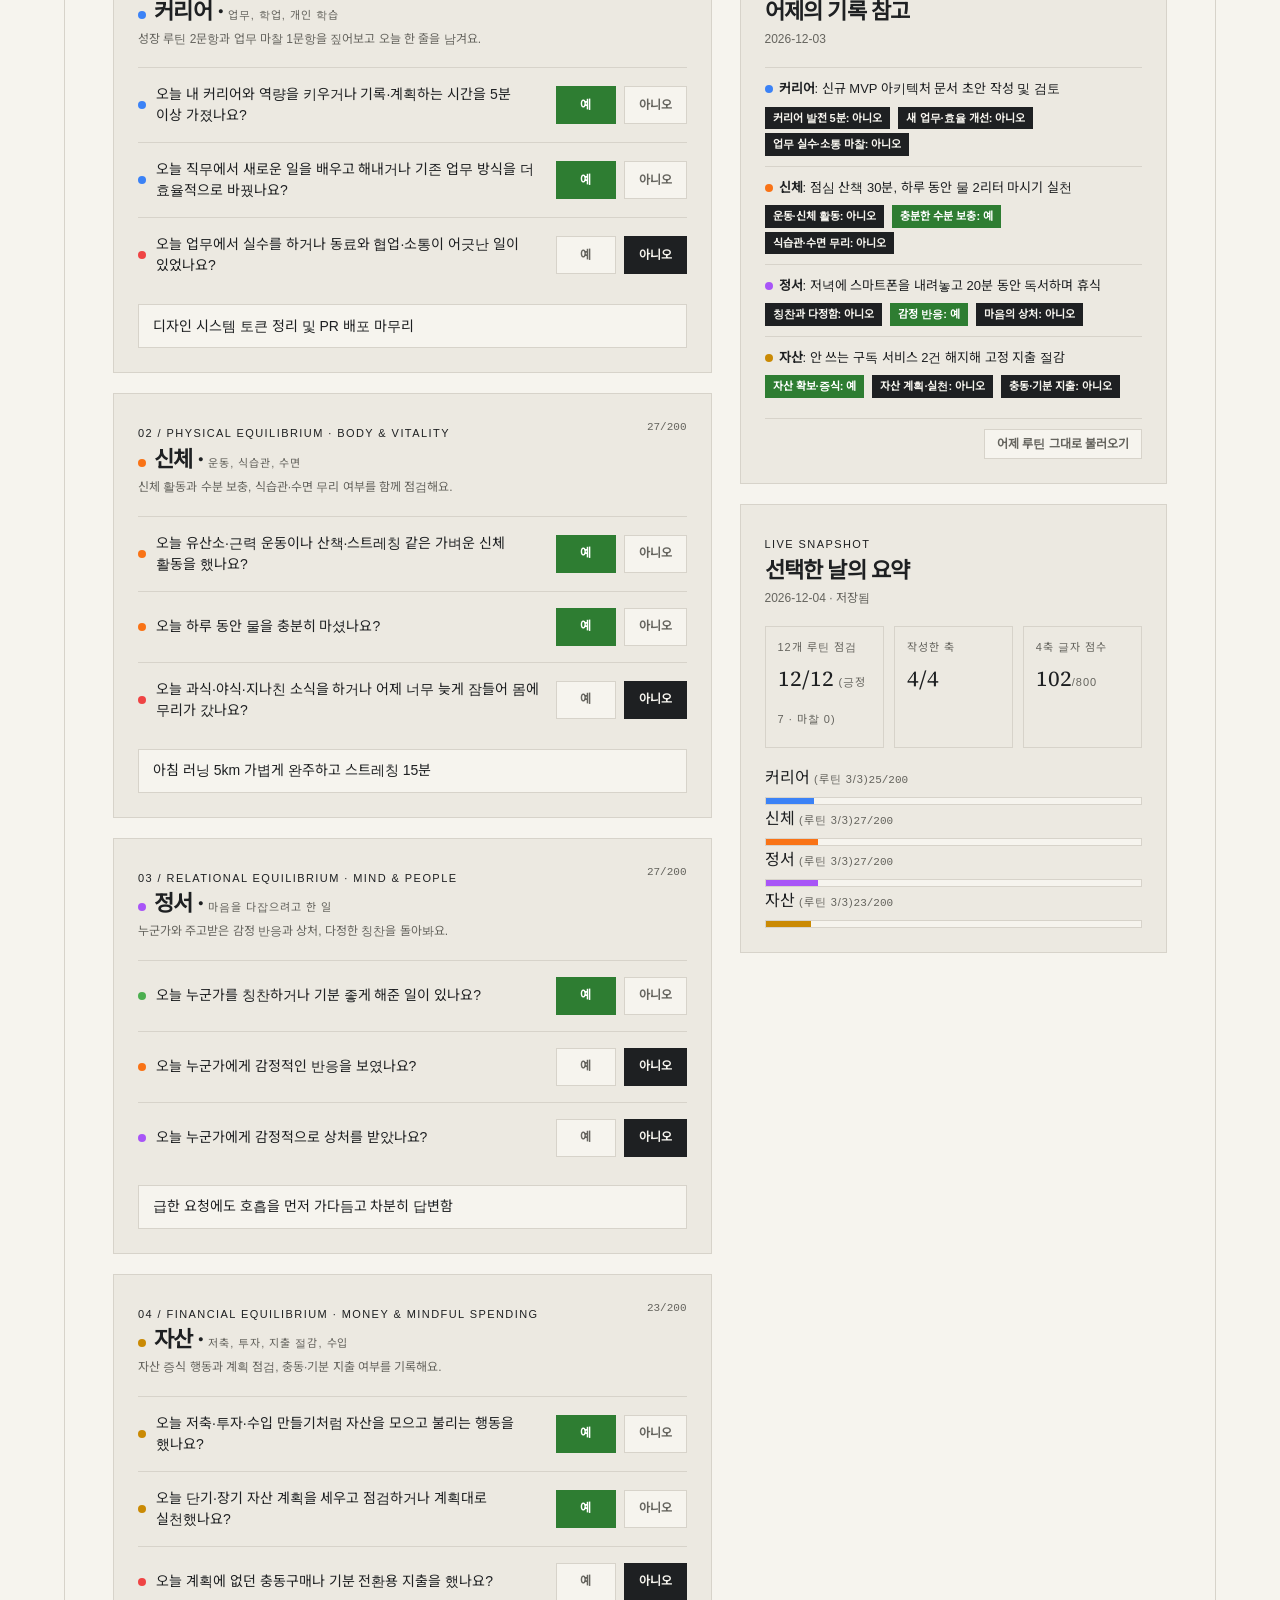
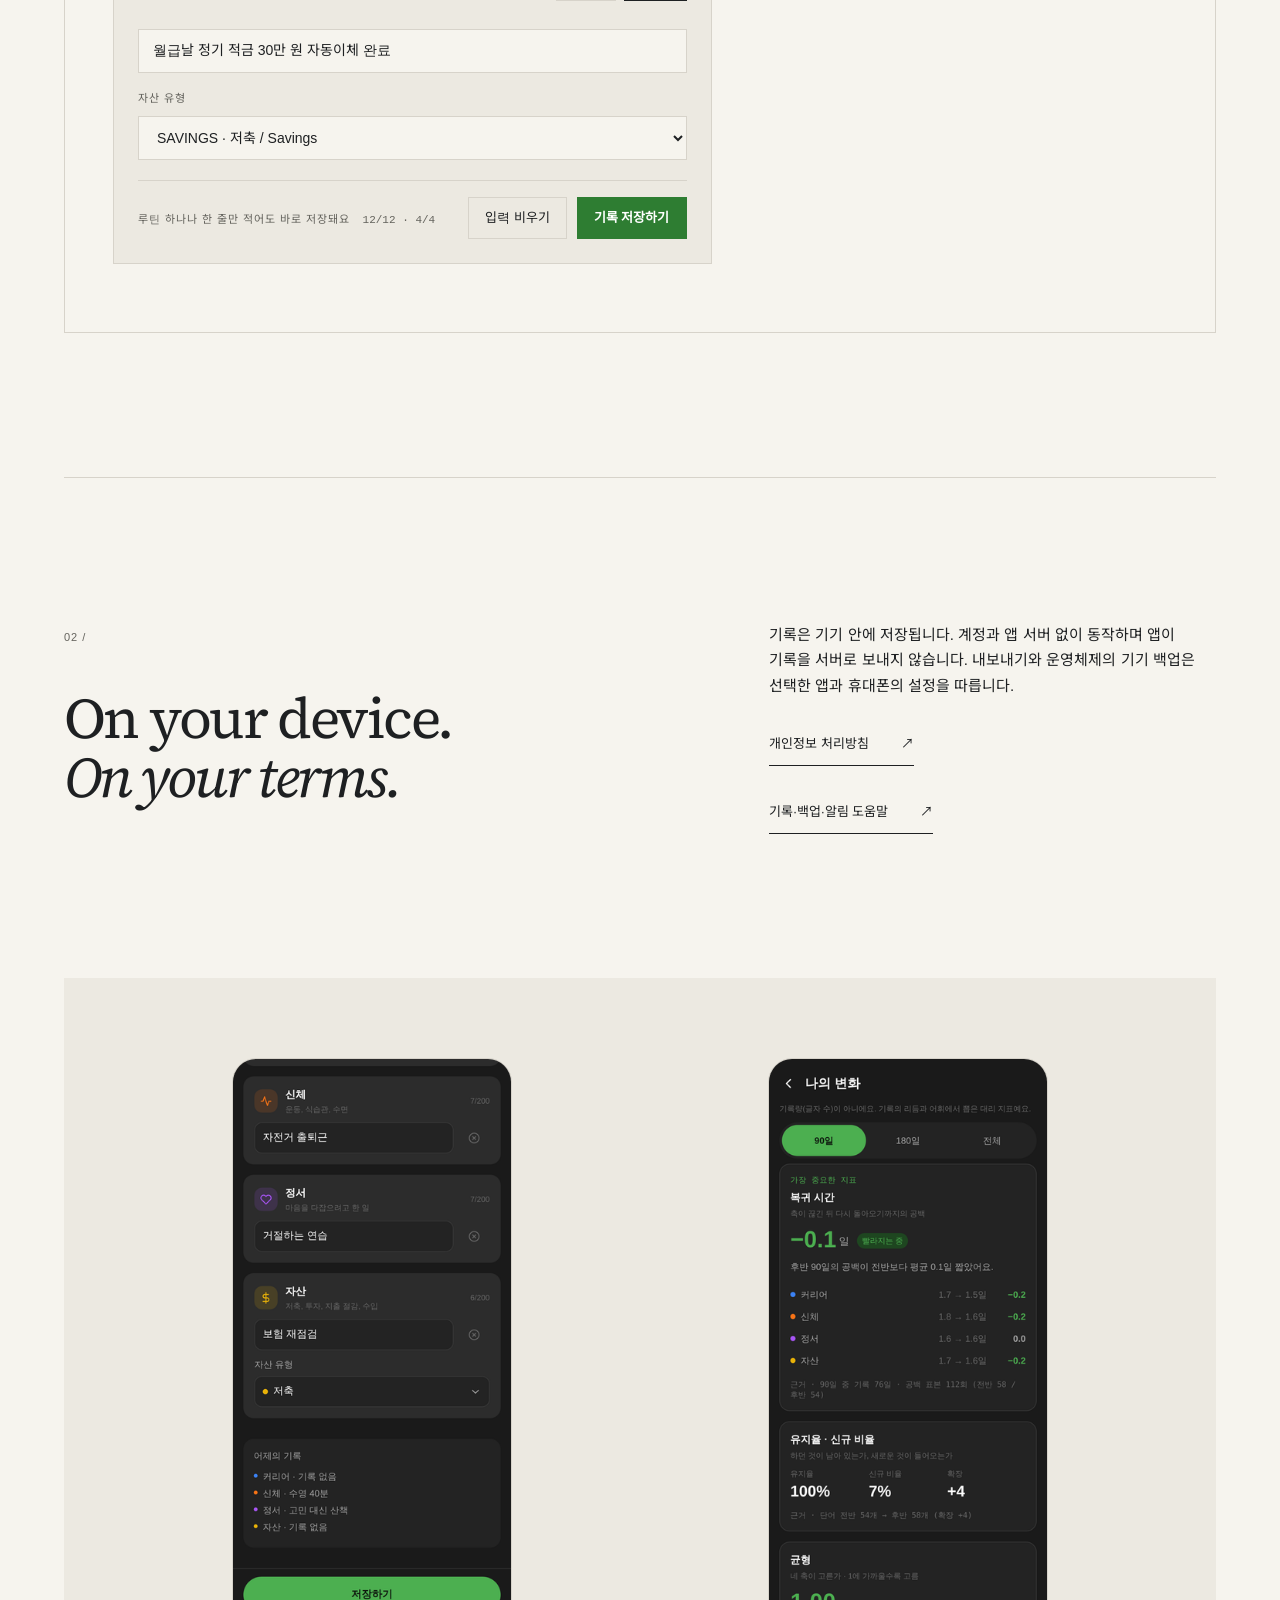
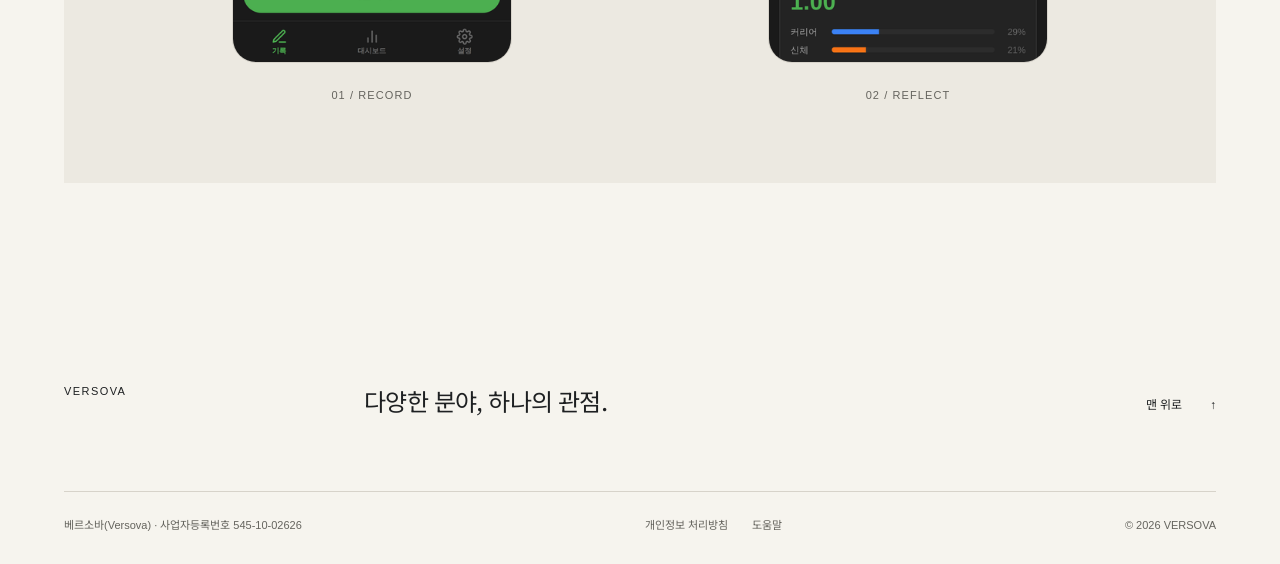
<file: yesterdays-me/index.html>
<!doctype html><html lang="ko"><head><meta charset="utf-8"><meta name="viewport" content="width=device-width,initial-scale=1"><meta name="theme-color" content="#F6F4EE"><title>어제의 나 / Yesterday’s Me · VERSOVA</title><meta name="description" content="VERSOVA — 다양한 분야, 하나의 관점. 분야별 콘텐츠를 준비하고 있습니다."><link rel="canonical" href="https://489156.github.io/versova-site/yesterdays-me/"><link rel="icon" type="image/svg+xml" href="../assets/versova-mark.svg"><link rel="stylesheet" href="../assets/brand.css"><script defer src="../assets/site.js"></script></head><body>
 <a class="skip" href="#main">본문으로 / Skip to content</a><header class="site-header"><a class="brand" href="../" aria-label="VERSOVA Home"><img src="../assets/versova-logo.svg" width="160" height="52" alt="VERSOVA"></a><nav aria-label="Main navigation"><a href="../#perspective"><span class="" data-lang="ko">관점</span><span class="" data-lang="en" lang="en">Perspective</span></a><a href="../#fields"><span class="" data-lang="ko">사업영역</span><span class="" data-lang="en" lang="en">Fields</span></a><a href="../yesterdays-me/"><span class="" data-lang="ko">소프트웨어</span><span class="" data-lang="en" lang="en">Software</span></a></nav><button class="language" type="button" aria-label="Switch language to English">EN</button></header>
 <main id="main" class=""><section class="product-hero section"><span class="eyebrow">A VERSOVA SOFTWARE PROJECT</span><h1>어제의 나</h1><p class="serif-subtitle">Yesterday’s Me</p><p class="status"><span class="" data-lang="ko">웹 MVP 체험 가능 · iOS · Android 출시 준비 중</span><span class="" data-lang="en" lang="en">Interactive Web MVP Live · Preparing for release on iOS and Android</span></p><p class="intro" data-lang="ko">커리어, 신체, 정서, 자산 네 축의 일일 루틴(12문항)과 하루 한 줄로<br>어제와 오늘 사이의 작은 변화를 기록하고 균형을 돌아봐요.</p><p class="intro" data-lang="en" lang="en">Twelve daily routine check-ins and one line per axis across career, body, mind, and money.<br>Record and analyze the small changes between yesterday and today.</p><p style="margin-top:32px"><a class="text-link" href="#mvp-app"><span class="" data-lang="ko">인터랙티브 MVP 워크스페이스 열기</span><span class="" data-lang="en" lang="en">Open Interactive MVP Workspace</span> <span aria-hidden="true">↘</span></a></p></section>
<section id="mvp-app" class="section">
 <div class="section-label"><span class="index">01 /</span><span class="eyebrow">INTERACTIVE MVP WORKSPACE · 4-AXIS EQUILIBRIUM</span></div>
 <div id="ym-mvp-root" class="ym-mvp" data-mvp-theme="paper">
  <div class="ym-mvp-topbar">
   <div class="ym-mvp-brand">
    <div>
     <span class="eyebrow">YESTERDAY’S ME · MVP v1.4</span>
     <h2 style="font-size:clamp(26px,3vw,38px);margin-top:4px"><span class="" data-lang="ko">오늘의 나와 어제의 나</span><span class="" data-lang="en" lang="en">Today’s Me & Yesterday’s Me</span></h2>
    </div>
    <span class="ym-mvp-badge"><span class="ym-mvp-badge-dot"></span><span id="ym-storage-status"><span class="" data-lang="ko">브라우저 로컬 저장됨</span><span class="" data-lang="en" lang="en">Saved locally in browser</span></span></span>
   </div>
   <div class="ym-mvp-controls">
    <label class="micro" for="ym-date-picker"><span class="" data-lang="ko">기록 날짜</span><span class="" data-lang="en" lang="en">Active Date</span></label>
    <input id="ym-date-picker" class="ym-input" type="date" style="width:auto;min-height:38px;padding:6px 12px" aria-label="기록 날짜 선택 / Select record date">
    <button id="ym-btn-today" type="button" class="ym-btn"><span class="" data-lang="ko">오늘</span><span class="" data-lang="en" lang="en">Today</span></button>
    <button id="ym-btn-seed" type="button" class="ym-btn"><span class="" data-lang="ko">샘플 45일 채우기</span><span class="" data-lang="en" lang="en">Load 45d Sample Data</span></button>
    <button id="ym-btn-theme" type="button" class="ym-btn" aria-pressed="false"><span class="" data-lang="ko">다크 모드 (#1A1A1A)</span><span class="" data-lang="en" lang="en">Dark Surface (#1A1A1A)</span></button>
   </div>
  </div>

  <div class="ym-tabs" role="tablist" aria-label="MVP Navigation">
   <button type="button" class="ym-tab" role="tab" data-ym-tab="record" aria-selected="true">01 / <span class="" data-lang="ko">오늘 기록</span><span class="" data-lang="en" lang="en">Record</span></button>
   <button type="button" class="ym-tab" role="tab" data-ym-tab="dashboard" aria-selected="false">02 / <span class="" data-lang="ko">대시보드 · 추이</span><span class="" data-lang="en" lang="en">Dashboard & Trends</span></button>
   <button type="button" class="ym-tab" role="tab" data-ym-tab="signals" aria-selected="false">03 / <span class="" data-lang="ko">나의 변화 (RSI)</span><span class="" data-lang="en" lang="en">Change Signals</span></button>
   <button type="button" class="ym-tab" role="tab" data-ym-tab="history" aria-selected="false">04 / <span class="" data-lang="ko">지난 기록 · 백업</span><span class="" data-lang="en" lang="en">History & Data</span></button>
  </div>

  <div id="ym-persona-bar" style="padding:14px 28px;border-bottom:1px solid var(--mvp-line);background:var(--mvp-surface)">
   <div style="display:flex;flex-wrap:wrap;align-items:center;justify-content:space-between;gap:10px">
    <span class="micro"><span class="" data-lang="ko">65일 장기 체험 페르소나 시뮬레이터 (10인)</span><span class="" data-lang="en" lang="en">65-DAY LONGITUDINAL PERSONA SIMULATOR (10 PROFILES)</span></span>
    <div id="ym-persona-buttons" style="display:flex;flex-wrap:wrap;gap:6px"></div>
   </div>
   <div id="ym-persona-detail" style="margin-top:10px;font-size:12.5px;color:var(--mvp-muted)" hidden></div>
  </div>

  <div id="ym-panel-record" class="ym-panel is-active" role="tabpanel">
   <div class="ym-grid-2">
    <div>
     <!-- 01 / CAREER EQUILIBRIUM CARD -->
     <div class="ym-card">
      <div class="ym-card-header">
       <div>
        <span class="eyebrow">01 / CAREER EQUILIBRIUM · WORK &amp; GROWTH</span>
        <h3 class="ym-card-title"><span class="ym-dot" style="background:#3B82F6;display:inline-block;margin-right:8px"></span><span class="" data-lang="ko">커리어</span><span class="" data-lang="en" lang="en">Career</span> · <span class="micro"><span class="" data-lang="ko">업무, 학업, 개인 학습</span><span class="" data-lang="en" lang="en">Work, study, personal learning</span></span></h3>
        <p class="ym-card-sub"><span class="" data-lang="ko">성장 루틴 2문항과 업무 마찰 1문항을 짚어보고 오늘 한 줄을 남겨요.</span><span class="" data-lang="en" lang="en">Check two growth habits and one workflow friction item, then add your one-line summary.</span></p>
       </div>
       <span id="ym-count-career" class="ym-counter">0/200</span>
      </div>

      <div class="ym-q-row" data-q-key="careerDevelopment">
       <div class="ym-q-top">
        <div class="ym-q-title"><span class="ym-dot" style="background:#3B82F6"></span><span class="" data-lang="ko">오늘 내 커리어와 역량을 키우거나 기록·계획하는 시간을 5분 이상 가졌나요?</span><span class="" data-lang="en" lang="en">Did you spend at least 5 minutes growing, logging, or planning your career and skills today?</span></div>
        <div class="ym-q-btns">
         <button type="button" class="ym-pill" data-q-ans="yes"><span class="" data-lang="ko">예</span><span class="" data-lang="en" lang="en">Yes</span></button>
         <button type="button" class="ym-pill" data-q-ans="no"><span class="" data-lang="ko">아니오</span><span class="" data-lang="en" lang="en">No</span></button>
        </div>
       </div>
      </div>

      <div class="ym-q-row" data-q-key="workInnovation">
       <div class="ym-q-top">
        <div class="ym-q-title"><span class="ym-dot" style="background:#3B82F6"></span><span class="" data-lang="ko">오늘 직무에서 새로운 일을 배우고 해내거나 기존 업무 방식을 더 효율적으로 바꿨나요?</span><span class="" data-lang="en" lang="en">Did you learn or take on new work, or make an existing workflow more efficient today?</span></div>
        <div class="ym-q-btns">
         <button type="button" class="ym-pill" data-q-ans="yes"><span class="" data-lang="ko">예</span><span class="" data-lang="en" lang="en">Yes</span></button>
         <button type="button" class="ym-pill" data-q-ans="no"><span class="" data-lang="ko">아니오</span><span class="" data-lang="en" lang="en">No</span></button>
        </div>
       </div>
      </div>

      <div class="ym-q-row" data-q-key="workMistake">
       <div class="ym-q-top">
        <div class="ym-q-title"><span class="ym-dot" style="background:#EF4444"></span><span class="" data-lang="ko">오늘 업무에서 실수를 하거나 동료와 협업·소통이 어긋난 일이 있었나요?</span><span class="" data-lang="en" lang="en">Did you make a work mistake or run into a collaboration or communication breakdown today?</span></div>
        <div class="ym-q-btns">
         <button type="button" class="ym-pill" data-q-ans="yes"><span class="" data-lang="ko">예</span><span class="" data-lang="en" lang="en">Yes</span></button>
         <button type="button" class="ym-pill" data-q-ans="no"><span class="" data-lang="ko">아니오</span><span class="" data-lang="en" lang="en">No</span></button>
        </div>
       </div>
      </div>

      <div style="margin-top:12px">
       <input id="ym-input-career" class="ym-input" type="text" maxlength="200" placeholder="커리어 한 줄 (예: 프로젝트 마무리, 코드 리뷰 3건) / Career one-line summary">
      </div>
     </div>

     <!-- 02 / PHYSICAL EQUILIBRIUM CARD -->
     <div class="ym-card">
      <div class="ym-card-header">
       <div>
        <span class="eyebrow">02 / PHYSICAL EQUILIBRIUM · BODY &amp; VITALITY</span>
        <h3 class="ym-card-title"><span class="ym-dot" style="background:#F97316;display:inline-block;margin-right:8px"></span><span class="" data-lang="ko">신체</span><span class="" data-lang="en" lang="en">Body</span> · <span class="micro"><span class="" data-lang="ko">운동, 식습관, 수면</span><span class="" data-lang="en" lang="en">Exercise, food, sleep</span></span></h3>
        <p class="ym-card-sub"><span class="" data-lang="ko">신체 활동과 수분 보충, 식습관·수면 무리 여부를 함께 점검해요.</span><span class="" data-lang="en" lang="en">Track intentional movement, hydration, and dietary or sleep strain.</span></p>
       </div>
       <span id="ym-count-physical" class="ym-counter">0/200</span>
      </div>

      <div class="ym-q-row" data-q-key="physicalActivity">
       <div class="ym-q-top">
        <div class="ym-q-title"><span class="ym-dot" style="background:#F97316"></span><span class="" data-lang="ko">오늘 유산소·근력 운동이나 산책·스트레칭 같은 가벼운 신체 활동을 했나요?</span><span class="" data-lang="en" lang="en">Did you do cardio, strength training, or light movement like walking or stretching today?</span></div>
        <div class="ym-q-btns">
         <button type="button" class="ym-pill" data-q-ans="yes"><span class="" data-lang="ko">예</span><span class="" data-lang="en" lang="en">Yes</span></button>
         <button type="button" class="ym-pill" data-q-ans="no"><span class="" data-lang="ko">아니오</span><span class="" data-lang="en" lang="en">No</span></button>
        </div>
       </div>
      </div>

      <div class="ym-q-row" data-q-key="waterIntake">
       <div class="ym-q-top">
        <div class="ym-q-title"><span class="ym-dot" style="background:#F97316"></span><span class="" data-lang="ko">오늘 하루 동안 물을 충분히 마셨나요?</span><span class="" data-lang="en" lang="en">Did you drink enough water throughout the day today?</span></div>
        <div class="ym-q-btns">
         <button type="button" class="ym-pill" data-q-ans="yes"><span class="" data-lang="ko">예</span><span class="" data-lang="en" lang="en">Yes</span></button>
         <button type="button" class="ym-pill" data-q-ans="no"><span class="" data-lang="ko">아니오</span><span class="" data-lang="en" lang="en">No</span></button>
        </div>
       </div>
      </div>

      <div class="ym-q-row" data-q-key="dietSleepStrain">
       <div class="ym-q-top">
        <div class="ym-q-title"><span class="ym-dot" style="background:#EF4444"></span><span class="" data-lang="ko">오늘 과식·야식·지나친 소식을 하거나 어제 너무 늦게 잠들어 몸에 무리가 갔나요?</span><span class="" data-lang="en" lang="en">Did you overeat, eat late at night, undereat, or go to sleep too late last night?</span></div>
        <div class="ym-q-btns">
         <button type="button" class="ym-pill" data-q-ans="yes"><span class="" data-lang="ko">예</span><span class="" data-lang="en" lang="en">Yes</span></button>
         <button type="button" class="ym-pill" data-q-ans="no"><span class="" data-lang="ko">아니오</span><span class="" data-lang="en" lang="en">No</span></button>
        </div>
       </div>
      </div>

      <div style="margin-top:12px">
       <input id="ym-input-physical" class="ym-input" type="text" maxlength="200" placeholder="신체 한 줄 (예: 아침 러닝 5km, 스트레칭 15분) / Body one-line summary">
      </div>
     </div>

     <!-- 03 / RELATIONAL EQUILIBRIUM CARD -->
     <div class="ym-card">
      <div class="ym-card-header">
       <div>
        <span class="eyebrow">03 / RELATIONAL EQUILIBRIUM · MIND &amp; PEOPLE</span>
        <h3 class="ym-card-title"><span class="ym-dot" style="background:#A855F7;display:inline-block;margin-right:8px"></span><span class="" data-lang="ko">정서</span><span class="" data-lang="en" lang="en">Mind</span> · <span class="micro"><span class="" data-lang="ko">마음을 다잡으려고 한 일</span><span class="" data-lang="en" lang="en">What you did to settle yourself</span></span></h3>
        <p class="ym-card-sub"><span class="" data-lang="ko">누군가와 주고받은 감정 반응과 상처, 다정한 칭찬을 돌아봐요.</span><span class="" data-lang="en" lang="en">Reflect on emotional reactions, hurt feelings, and moments of kindness.</span></p>
       </div>
       <span id="ym-count-emotional" class="ym-counter">0/200</span>
      </div>

      <div class="ym-q-row" data-q-key="complimentedSomeone">
       <div class="ym-q-top">
        <div class="ym-q-title"><span class="ym-dot" style="background:#4CAF50"></span><span class="" data-lang="ko">오늘 누군가를 칭찬하거나 기분 좋게 해준 일이 있나요?</span><span class="" data-lang="en" lang="en">Did you compliment someone or do something to make someone feel good today?</span></div>
        <div class="ym-q-btns">
         <button type="button" class="ym-pill" data-q-ans="yes"><span class="" data-lang="ko">예</span><span class="" data-lang="en" lang="en">Yes</span></button>
         <button type="button" class="ym-pill" data-q-ans="no"><span class="" data-lang="ko">아니오</span><span class="" data-lang="en" lang="en">No</span></button>
        </div>
       </div>
      </div>

      <div class="ym-q-row" data-q-key="emotionalReaction">
       <div class="ym-q-top">
        <div class="ym-q-title"><span class="ym-dot" style="background:#F97316"></span><span class="" data-lang="ko">오늘 누군가에게 감정적인 반응을 보였나요?</span><span class="" data-lang="en" lang="en">Did you have an emotional reaction to someone today?</span></div>
        <div class="ym-q-btns">
         <button type="button" class="ym-pill" data-q-ans="yes"><span class="" data-lang="ko">예</span><span class="" data-lang="en" lang="en">Yes</span></button>
         <button type="button" class="ym-pill" data-q-ans="no"><span class="" data-lang="ko">아니오</span><span class="" data-lang="en" lang="en">No</span></button>
        </div>
       </div>
      </div>

      <div class="ym-q-row" data-q-key="emotionallyHurt">
       <div class="ym-q-top">
        <div class="ym-q-title"><span class="ym-dot" style="background:#A855F7"></span><span class="" data-lang="ko">오늘 누군가에게 감정적으로 상처를 받았나요?</span><span class="" data-lang="en" lang="en">Were you emotionally hurt by someone today?</span></div>
        <div class="ym-q-btns">
         <button type="button" class="ym-pill" data-q-ans="yes"><span class="" data-lang="ko">예</span><span class="" data-lang="en" lang="en">Yes</span></button>
         <button type="button" class="ym-pill" data-q-ans="no"><span class="" data-lang="ko">아니오</span><span class="" data-lang="en" lang="en">No</span></button>
        </div>
       </div>
      </div>

      <div style="margin-top:12px">
       <input id="ym-input-emotional" class="ym-input" type="text" maxlength="200" placeholder="정서 한 줄 (예: 화 참고 산책하기, 동료에게 감사 인사) / Mind one-line summary">
      </div>
     </div>

     <!-- 04 / FINANCIAL EQUILIBRIUM CARD -->
     <div class="ym-card">
      <div class="ym-card-header">
       <div>
        <span class="eyebrow">04 / FINANCIAL EQUILIBRIUM · MONEY &amp; MINDFUL SPENDING</span>
        <h3 class="ym-card-title"><span class="ym-dot" style="background:#CA8A04;display:inline-block;margin-right:8px"></span><span class="" data-lang="ko">자산</span><span class="" data-lang="en" lang="en">Money</span> · <span class="micro"><span class="" data-lang="ko">저축, 투자, 지출 절감, 수입</span><span class="" data-lang="en" lang="en">Saving, investing, spending less, earning</span></span></h3>
        <p class="ym-card-sub"><span class="" data-lang="ko">자산 증식 행동과 계획 점검, 충동·기분 지출 여부를 기록해요.</span><span class="" data-lang="en" lang="en">Track asset-building actions, plan checks, and unplanned impulse spending.</span></p>
       </div>
       <span id="ym-count-financial" class="ym-counter">0/200</span>
      </div>

      <div class="ym-q-row" data-q-key="assetGrowth">
       <div class="ym-q-top">
        <div class="ym-q-title"><span class="ym-dot" style="background:#CA8A04"></span><span class="" data-lang="ko">오늘 저축·투자·수입 만들기처럼 자산을 모으고 불리는 행동을 했나요?</span><span class="" data-lang="en" lang="en">Did you take action to build or grow your assets through saving, investing, or earning today?</span></div>
        <div class="ym-q-btns">
         <button type="button" class="ym-pill" data-q-ans="yes"><span class="" data-lang="ko">예</span><span class="" data-lang="en" lang="en">Yes</span></button>
         <button type="button" class="ym-pill" data-q-ans="no"><span class="" data-lang="ko">아니오</span><span class="" data-lang="en" lang="en">No</span></button>
        </div>
       </div>
      </div>

      <div class="ym-q-row" data-q-key="assetPlanning">
       <div class="ym-q-top">
        <div class="ym-q-title"><span class="ym-dot" style="background:#CA8A04"></span><span class="" data-lang="ko">오늘 단기·장기 자산 계획을 세우고 점검하거나 계획대로 실천했나요?</span><span class="" data-lang="en" lang="en">Did you set, review, or follow through on your short- or long-term financial plan today?</span></div>
        <div class="ym-q-btns">
         <button type="button" class="ym-pill" data-q-ans="yes"><span class="" data-lang="ko">예</span><span class="" data-lang="en" lang="en">Yes</span></button>
         <button type="button" class="ym-pill" data-q-ans="no"><span class="" data-lang="ko">아니오</span><span class="" data-lang="en" lang="en">No</span></button>
        </div>
       </div>
      </div>

      <div class="ym-q-row" data-q-key="impulseSpending">
       <div class="ym-q-top">
        <div class="ym-q-title"><span class="ym-dot" style="background:#EF4444"></span><span class="" data-lang="ko">오늘 계획에 없던 충동구매나 기분 전환용 지출을 했나요?</span><span class="" data-lang="en" lang="en">Did you make an unplanned impulse purchase or spend money just to lift your mood today?</span></div>
        <div class="ym-q-btns">
         <button type="button" class="ym-pill" data-q-ans="yes"><span class="" data-lang="ko">예</span><span class="" data-lang="en" lang="en">Yes</span></button>
         <button type="button" class="ym-pill" data-q-ans="no"><span class="" data-lang="ko">아니오</span><span class="" data-lang="en" lang="en">No</span></button>
        </div>
       </div>
      </div>

      <div style="margin-top:12px">
       <input id="ym-input-financial" class="ym-input" type="text" maxlength="200" placeholder="자산 한 줄 (예: 적금 30만원 납입, 배달 대신 집밥) / Money one-line summary">
       <div id="ym-category-wrap" class="ym-note-wrap" hidden>
        <label class="micro" for="ym-select-category"><span class="" data-lang="ko">자산 유형</span><span class="" data-lang="en" lang="en">Money Type</span></label>
        <select id="ym-select-category" class="ym-select" style="margin-top:6px">
         <option value="SAVINGS">SAVINGS · 저축 / Savings</option>
         <option value="INVESTMENT">INVESTMENT · 투자 / Investment</option>
         <option value="EXPENSE_REDUCTION">EXPENSE_REDUCTION · 지출 절감 / Spending cut</option>
         <option value="INCOME">INCOME · 수입 / Income</option>
         <option value="OTHER">OTHER · 기타 / Other</option>
        </select>
       </div>
      </div>

      <div style="display:flex;flex-wrap:wrap;align-items:center;justify-content:space-between;gap:12px;margin-top:20px;padding-top:16px;border-top:1px solid var(--mvp-line)">
       <div>
        <span id="ym-draft-indicator" class="micro"><span class="" data-lang="ko">루틴 하나나 한 줄만 적어도 바로 저장돼요</span><span class="" data-lang="en" lang="en">Answer even a single routine or one line to save</span></span>
        <span style="margin-left:8px" class="ym-counter"><span id="ym-reflection-progress">0/12</span> · <span id="ym-axis-progress">0/4</span></span>
       </div>
       <div style="display:flex;gap:10px">
        <button id="ym-btn-clear-day" type="button" class="ym-btn"><span class="" data-lang="ko">입력 비우기</span><span class="" data-lang="en" lang="en">Clear Form</span></button>
        <button id="ym-btn-save" type="button" class="ym-btn ym-btn-primary"><span class="" data-lang="ko">기록 저장하기</span><span class="" data-lang="en" lang="en">Save Record</span></button>
       </div>
      </div>
     </div>
    </div>

    <div>
     <div class="ym-card">
      <div class="ym-card-header">
       <div>
        <span class="eyebrow">YESTERDAY REFERENCE</span>
        <h3 class="ym-card-title"><span class="" data-lang="ko">어제의 기록 참고</span><span class="" data-lang="en" lang="en">Yesterday’s Record Peek</span></h3>
        <p id="ym-yesterday-date" class="ym-card-sub">-</p>
       </div>
      </div>
      <div id="ym-yesterday-peek"></div>
     </div>

     <div class="ym-card">
      <div class="ym-card-header">
       <div>
        <span class="eyebrow">LIVE SNAPSHOT</span>
        <h3 class="ym-card-title"><span class="" data-lang="ko">선택한 날의 요약</span><span class="" data-lang="en" lang="en">Selected Day Summary</span></h3>
        <p id="ym-selected-date-label" class="ym-card-sub">-</p>
       </div>
      </div>
      <div id="ym-today-snapshot"></div>
     </div>
    </div>
   </div>
  </div>

  <div id="ym-panel-dashboard" class="ym-panel" role="tabpanel">
   <div style="display:flex;flex-wrap:wrap;align-items:center;justify-content:space-between;gap:16px;margin-bottom:20px">
    <div>
     <span class="micro"><span class="" data-lang="ko">기간 선택</span><span class="" data-lang="en" lang="en">PERIOD</span></span>
     <div class="ym-seg" style="margin-left:10px">
      <button type="button" class="ym-seg-btn" data-ym-period="yesterday" aria-pressed="false"><span class="" data-lang="ko">어제 비교</span><span class="" data-lang="en" lang="en">Yesterday</span></button>
      <button type="button" class="ym-seg-btn" data-ym-period="week" aria-pressed="true"><span class="" data-lang="ko">주간 (7일)</span><span class="" data-lang="en" lang="en">Week (7d)</span></button>
      <button type="button" class="ym-seg-btn" data-ym-period="month" aria-pressed="false"><span class="" data-lang="ko">한달 (30일)</span><span class="" data-lang="en" lang="en">Month (30d)</span></button>
      <button type="button" class="ym-seg-btn" data-ym-period="year" aria-pressed="false"><span class="" data-lang="ko">연간 (365일)</span><span class="" data-lang="en" lang="en">Year (365d)</span></button>
     </div>
    </div>
    <div>
     <span class="micro"><span class="" data-lang="ko">축 필터</span><span class="" data-lang="en" lang="en">AXIS FILTER</span></span>
     <div class="ym-seg" style="margin-left:10px">
      <button type="button" class="ym-seg-btn" data-ym-axis="all" aria-pressed="true"><span class="" data-lang="ko">전체</span><span class="" data-lang="en" lang="en">All</span></button>
      <button type="button" class="ym-seg-btn" data-ym-axis="career" aria-pressed="false"><span class="" data-lang="ko">커리어</span><span class="" data-lang="en" lang="en">Career</span></button>
      <button type="button" class="ym-seg-btn" data-ym-axis="physical" aria-pressed="false"><span class="" data-lang="ko">신체</span><span class="" data-lang="en" lang="en">Body</span></button>
      <button type="button" class="ym-seg-btn" data-ym-axis="emotional" aria-pressed="false"><span class="" data-lang="ko">정서</span><span class="" data-lang="en" lang="en">Mind</span></button>
      <button type="button" class="ym-seg-btn" data-ym-axis="financial" aria-pressed="false"><span class="" data-lang="ko">자산</span><span class="" data-lang="en" lang="en">Money</span></button>
     </div>
    </div>
   </div>

   <div id="ym-dashboard-hero" style="margin-bottom:22px"></div>

   <div id="ym-kpi-row" class="ym-kpi-grid"></div>

   <div class="ym-grid-2">
    <div class="ym-card">
     <div class="ym-card-header">
      <div>
       <span class="eyebrow">4-AXIS DAILY ROUTINE EQUILIBRIUM</span>
       <h3 class="ym-card-title"><span class="" data-lang="ko">네 축의 일일 루틴 균형 추이</span><span class="" data-lang="en" lang="en">Daily Routine Equilibrium Trend</span></h3>
       <p id="ym-ref-period-sub" class="ym-card-sub">-</p>
      </div>
     </div>
     <div id="ym-ref-trend-body"></div>
    </div>

    <div class="ym-card">
     <div class="ym-card-header">
      <div>
       <span class="eyebrow">FOUR AXES VISUALIZATION</span>
       <h3 id="ym-chart-title" class="ym-card-title"><span class="" data-lang="ko">기간별 기록 추이 차트</span><span class="" data-lang="en" lang="en">Period Activity Visualization</span></h3>
       <p id="ym-chart-sub" class="ym-card-sub">-</p>
      </div>
     </div>
     <div id="ym-chart-container" class="ym-chart-box"></div>
    </div>
   </div>
  </div>

  <div id="ym-panel-signals" class="ym-panel" role="tabpanel">
   <div id="ym-signals-content"></div>
  </div>

  <div id="ym-panel-history" class="ym-panel" role="tabpanel">
   <div class="ym-grid-2">
    <div class="ym-card">
     <div class="ym-card-header">
      <div>
       <span class="eyebrow">SEARCH &amp; EDIT RECORDS</span>
       <h3 class="ym-card-title"><span class="" data-lang="ko">지난 기록 검색 및 편집</span><span class="" data-lang="en" lang="en">Search & Edit Past Records</span></h3>
       <p class="ym-card-sub"><span class="" data-lang="ko">네 축 문장과 루틴 기록을 검색하고, 항목을 눌러 그 날짜를 바로 수정해요.</span><span class="" data-lang="en" lang="en">Search across four axes and routine check-ins. Click any day to edit it.</span></p>
      </div>
      <span id="ym-history-count" class="ym-counter">0</span>
     </div>
     <input id="ym-history-search" class="ym-input" type="search" placeholder="검색어 입력 (예: 러닝, 회의, 적금) / Search records..." style="margin-bottom:16px">
     <div id="ym-history-list" class="ym-history-list"></div>
    </div>

    <div class="ym-card">
     <div class="ym-card-header">
      <div>
       <span class="eyebrow">DATA CONTROL · PORTABILITY</span>
       <h3 class="ym-card-title"><span class="" data-lang="ko">데이터 내보내기 · 백업 복원</span><span class="" data-lang="en" lang="en">Export & Backup Control</span></h3>
       <p class="ym-card-sub"><span class="" data-lang="ko">모든 기록은 현재 브라우저에만 저장되며 CSV와 JSON 백업을 지원해요.</span><span class="" data-lang="en" lang="en">All records stay in your browser. Export to CSV or lossless JSON backup anytime.</span></p>
      </div>
     </div>
     <div style="display:flex;flex-direction:column;gap:12px">
      <button id="ym-btn-export-csv" type="button" class="ym-btn"><span class="" data-lang="ko">CSV 내보내기 (4축 + 12개 일일 루틴 포함)</span><span class="" data-lang="en" lang="en">Export CSV (4 Axes + 12 Daily Routines)</span></button>
      <button id="ym-btn-export-json" type="button" class="ym-btn"><span class="" data-lang="ko">JSON 무손실 백업 파일 내보내기</span><span class="" data-lang="en" lang="en">Export Lossless JSON Backup</span></button>
      <label class="ym-btn" style="cursor:pointer">
       <span><span class="" data-lang="ko">JSON 백업 파일 불러오기 (병합)</span><span class="" data-lang="en" lang="en">Import JSON Backup (Merge)</span></span>
       <input id="ym-input-import-json" type="file" accept="application/json,.json" hidden>
      </label>
      <button id="ym-btn-reset-all" type="button" class="ym-btn ym-btn-danger"><span class="" data-lang="ko">모든 로컬 기록 초기화</span><span class="" data-lang="en" lang="en">Erase All Local Records</span></button>
     </div>
    </div>
   </div>
  </div>
 </div>
 <div id="ym-toast" class="ym-toast" role="status" aria-live="polite"></div>
</section>
<section class="product-story section"><div><span class="index">02 /</span><h2>On your device.<br><em>On your terms.</em></h2></div><div><p class="" data-lang="ko">기록은 기기 안에 저장됩니다. 계정과 앱 서버 없이 동작하며 앱이 기록을 서버로 보내지 않습니다. 내보내기와 운영체제의 기기 백업은 선택한 앱과 휴대폰의 설정을 따릅니다.</p><p class="" data-lang="en" lang="en">Records are stored on your device. No account or app server, and the app does not send records to a server. Exports and operating-system backups follow the chosen app and phone settings.</p><p><a class="text-link" href="./privacy/"><span class="" data-lang="ko">개인정보 처리방침</span><span class="" data-lang="en" lang="en">Privacy policy</span> ↗</a></p><p><a class="text-link" href="./support/"><span class="" data-lang="ko">기록·백업·알림 도움말</span><span class="" data-lang="en" lang="en">Records, backups and reminders</span> ↗</a></p></div></section><section class="product-visuals section"><figure><img src="../record.png" alt="어제의 나 기록 화면 / Record screen" width="360" height="780" loading="lazy"><figcaption>01 / RECORD</figcaption></figure><figure><img src="../signals.png" alt="어제의 나 변화 화면 / Change signals" width="360" height="780" loading="lazy"><figcaption>02 / REFLECT</figcaption></figure></section></main>
 <footer class="site-footer"><div class="footer-top"><span class="eyebrow">VERSOVA</span><p><span class="" data-lang="ko">다양한 분야, 하나의 관점.</span><span class="" data-lang="en" lang="en">Different fields. One perspective.</span></p><a href="#main" class="back-top"><span class="" data-lang="ko">맨 위로</span><span class="" data-lang="en" lang="en">Back to top</span> <span aria-hidden="true">↑</span></a></div><div class="footer-bottom"><span>베르소바(Versova) · <span class="" data-lang="ko">사업자등록번호</span><span class="" data-lang="en" lang="en">Business registration</span> 545-10-02626</span><div><a href="../yesterdays-me/privacy/"><span class="" data-lang="ko">개인정보 처리방침</span><span class="" data-lang="en" lang="en">Privacy policy</span></a><a href="../yesterdays-me/support/"><span class="" data-lang="ko">도움말</span><span class="" data-lang="en" lang="en">Support</span></a></div><span>© 2026 VERSOVA</span></div></footer></body></html>
</file>
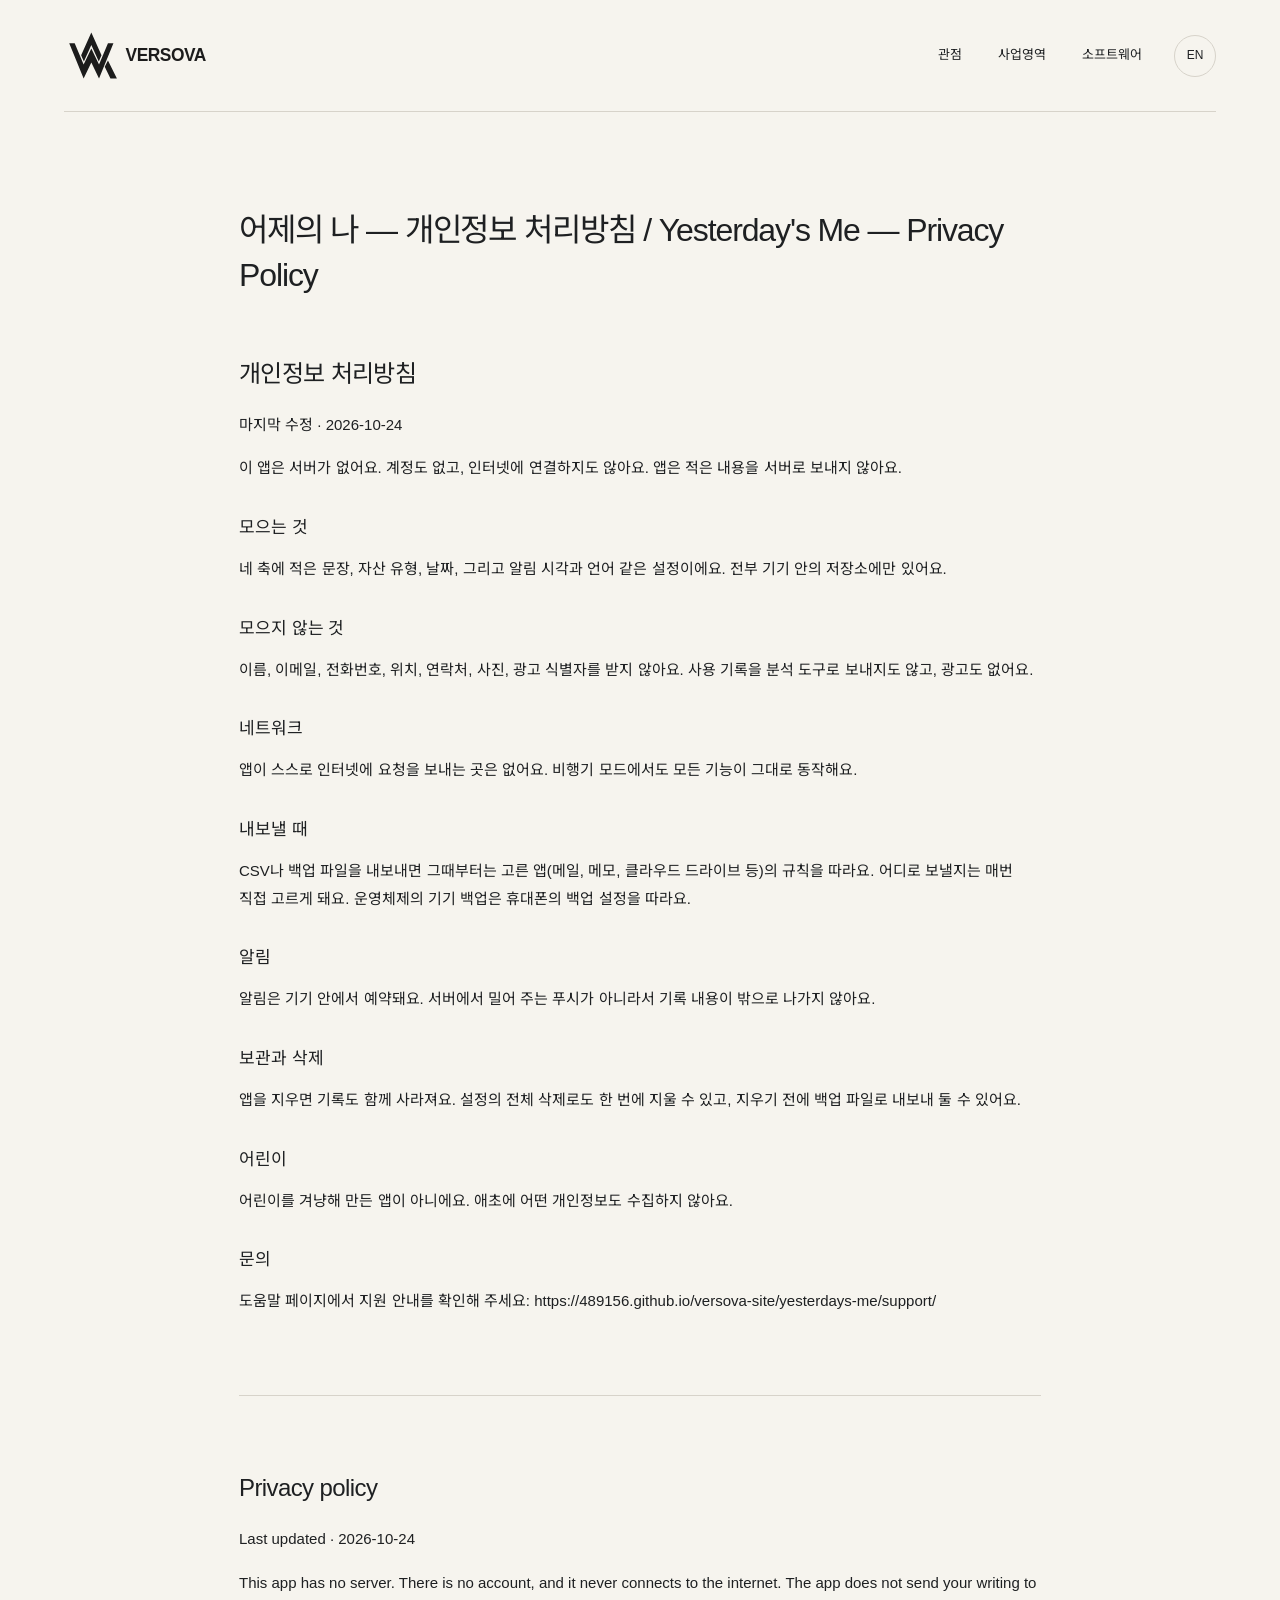
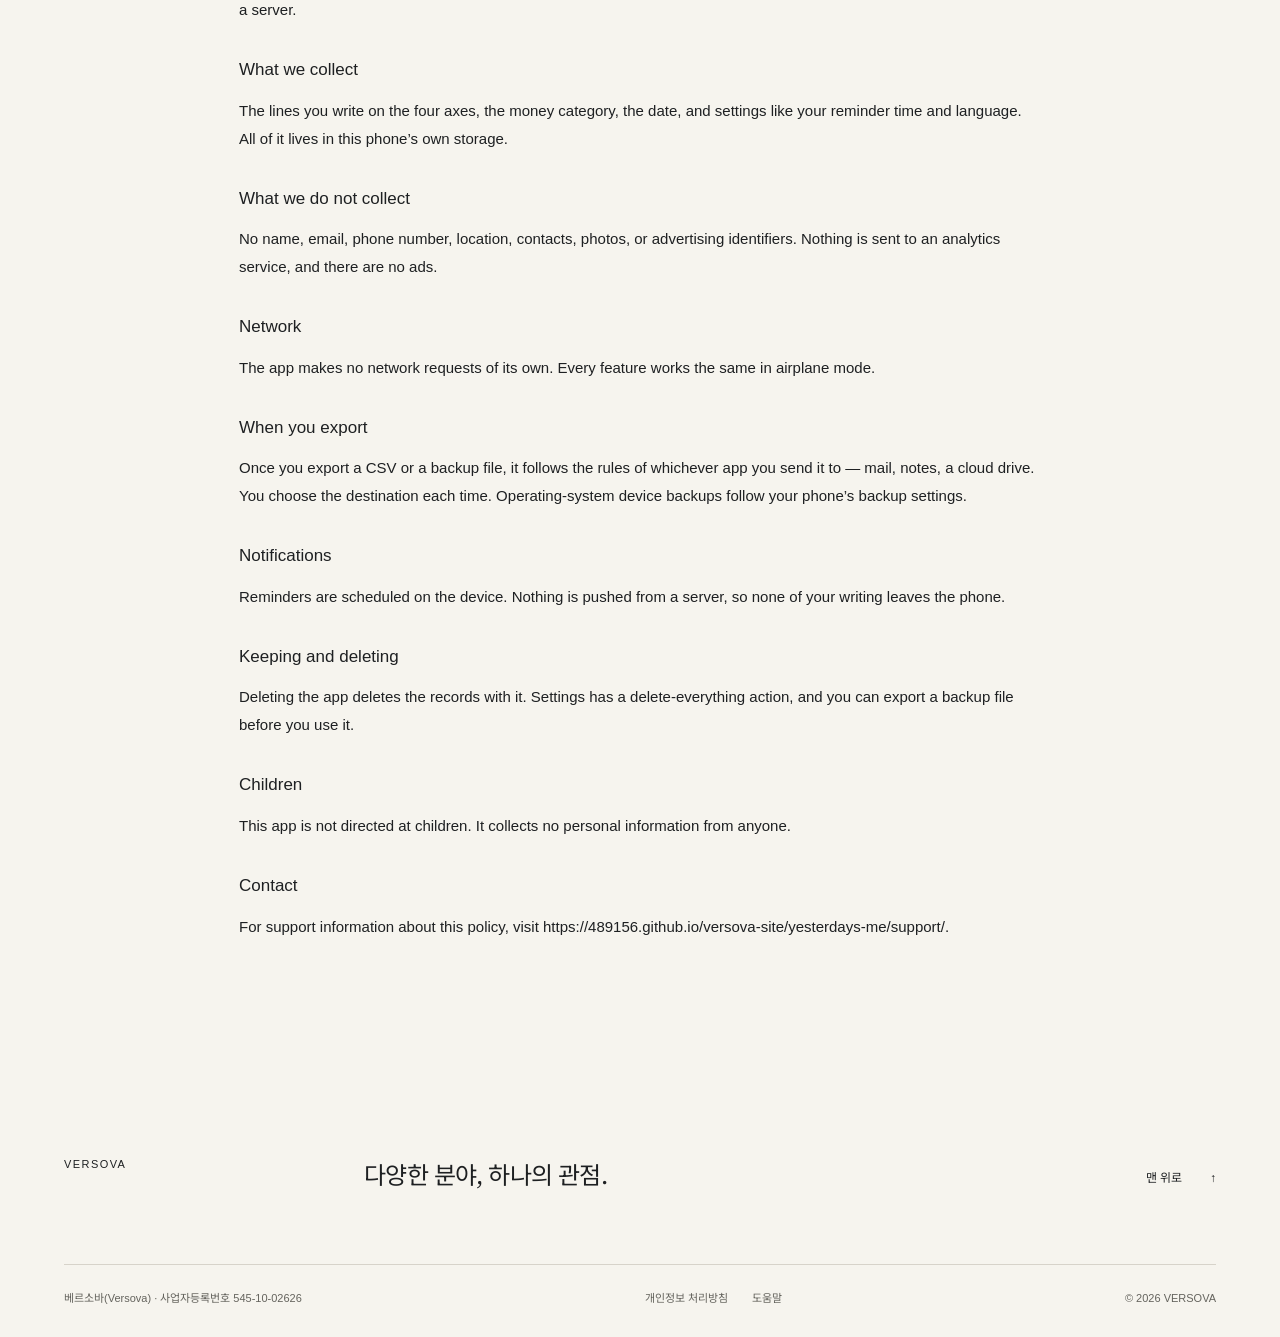
<file: yesterdays-me/privacy/index.html>
<!doctype html><html lang="ko"><head><meta charset="utf-8"><meta name="viewport" content="width=device-width,initial-scale=1"><meta name="theme-color" content="#F6F4EE"><title>개인정보 처리방침 / Privacy policy · VERSOVA</title><meta name="description" content="VERSOVA — 다양한 분야, 하나의 관점. 분야별 콘텐츠를 준비하고 있습니다."><link rel="canonical" href="https://489156.github.io/versova-site/yesterdays-me/privacy/"><link rel="icon" type="image/svg+xml" href="../../assets/versova-mark.svg"><link rel="stylesheet" href="../../assets/brand.css"><script defer src="../../assets/site.js"></script></head><body>
 <a class="skip" href="#main">본문으로 / Skip to content</a><header class="site-header"><a class="brand" href="../../" aria-label="VERSOVA Home"><img src="../../assets/versova-logo.svg" width="160" height="52" alt="VERSOVA"></a><nav aria-label="Main navigation"><a href="../../#perspective"><span class="" data-lang="ko">관점</span><span class="" data-lang="en" lang="en">Perspective</span></a><a href="../../#fields"><span class="" data-lang="ko">사업영역</span><span class="" data-lang="en" lang="en">Fields</span></a><a href="../../yesterdays-me/"><span class="" data-lang="ko">소프트웨어</span><span class="" data-lang="en" lang="en">Software</span></a></nav><button class="language" type="button" aria-label="Switch language to English">EN</button></header>
 <main id="main" class="document"><h1>어제의 나 — 개인정보 처리방침 / Yesterday's Me — Privacy Policy</h1>
<h2>개인정보 처리방침</h2>
<p>마지막 수정 · 2026-10-24</p>
<p><strong>이 앱은 서버가 없어요. 계정도 없고, 인터넷에 연결하지도 않아요. 앱은 적은 내용을 서버로 보내지 않아요.</strong></p>
<h3>모으는 것</h3>
<p>네 축에 적은 문장, 자산 유형, 날짜, 그리고 알림 시각과 언어 같은 설정이에요. 전부 기기 안의 저장소에만 있어요.</p>
<h3>모으지 않는 것</h3>
<p>이름, 이메일, 전화번호, 위치, 연락처, 사진, 광고 식별자를 받지 않아요. 사용 기록을 분석 도구로 보내지도 않고, 광고도 없어요.</p>
<h3>네트워크</h3>
<p>앱이 스스로 인터넷에 요청을 보내는 곳은 없어요. 비행기 모드에서도 모든 기능이 그대로 동작해요.</p>
<h3>내보낼 때</h3>
<p>CSV나 백업 파일을 내보내면 그때부터는 고른 앱(메일, 메모, 클라우드 드라이브 등)의 규칙을 따라요. 어디로 보낼지는 매번 직접 고르게 돼요. 운영체제의 기기 백업은 휴대폰의 백업 설정을 따라요.</p>
<h3>알림</h3>
<p>알림은 기기 안에서 예약돼요. 서버에서 밀어 주는 푸시가 아니라서 기록 내용이 밖으로 나가지 않아요.</p>
<h3>보관과 삭제</h3>
<p>앱을 지우면 기록도 함께 사라져요. 설정의 전체 삭제로도 한 번에 지울 수 있고, 지우기 전에 백업 파일로 내보내 둘 수 있어요.</p>
<h3>어린이</h3>
<p>어린이를 겨냥해 만든 앱이 아니에요. 애초에 어떤 개인정보도 수집하지 않아요.</p>
<h3>문의</h3>
<p>도움말 페이지에서 지원 안내를 확인해 주세요: https://489156.github.io/versova-site/yesterdays-me/support/</p>
<hr>
<h2>Privacy policy</h2>
<p>Last updated · 2026-10-24</p>
<p><strong>This app has no server. There is no account, and it never connects to the internet. The app does not send your writing to a server.</strong></p>
<h3>What we collect</h3>
<p>The lines you write on the four axes, the money category, the date, and settings like your reminder time and language. All of it lives in this phone’s own storage.</p>
<h3>What we do not collect</h3>
<p>No name, email, phone number, location, contacts, photos, or advertising identifiers. Nothing is sent to an analytics service, and there are no ads.</p>
<h3>Network</h3>
<p>The app makes no network requests of its own. Every feature works the same in airplane mode.</p>
<h3>When you export</h3>
<p>Once you export a CSV or a backup file, it follows the rules of whichever app you send it to — mail, notes, a cloud drive. You choose the destination each time. Operating-system device backups follow your phone’s backup settings.</p>
<h3>Notifications</h3>
<p>Reminders are scheduled on the device. Nothing is pushed from a server, so none of your writing leaves the phone.</p>
<h3>Keeping and deleting</h3>
<p>Deleting the app deletes the records with it. Settings has a delete-everything action, and you can export a backup file before you use it.</p>
<h3>Children</h3>
<p>This app is not directed at children. It collects no personal information from anyone.</p>
<h3>Contact</h3>
<p>For support information about this policy, visit https://489156.github.io/versova-site/yesterdays-me/support/.</p></main>
 <footer class="site-footer"><div class="footer-top"><span class="eyebrow">VERSOVA</span><p><span class="" data-lang="ko">다양한 분야, 하나의 관점.</span><span class="" data-lang="en" lang="en">Different fields. One perspective.</span></p><a href="#main" class="back-top"><span class="" data-lang="ko">맨 위로</span><span class="" data-lang="en" lang="en">Back to top</span> <span aria-hidden="true">↑</span></a></div><div class="footer-bottom"><span>베르소바(Versova) · <span class="" data-lang="ko">사업자등록번호</span><span class="" data-lang="en" lang="en">Business registration</span> 545-10-02626</span><div><a href="../../yesterdays-me/privacy/"><span class="" data-lang="ko">개인정보 처리방침</span><span class="" data-lang="en" lang="en">Privacy policy</span></a><a href="../../yesterdays-me/support/"><span class="" data-lang="ko">도움말</span><span class="" data-lang="en" lang="en">Support</span></a></div><span>© 2026 VERSOVA</span></div></footer></body></html>
</file>
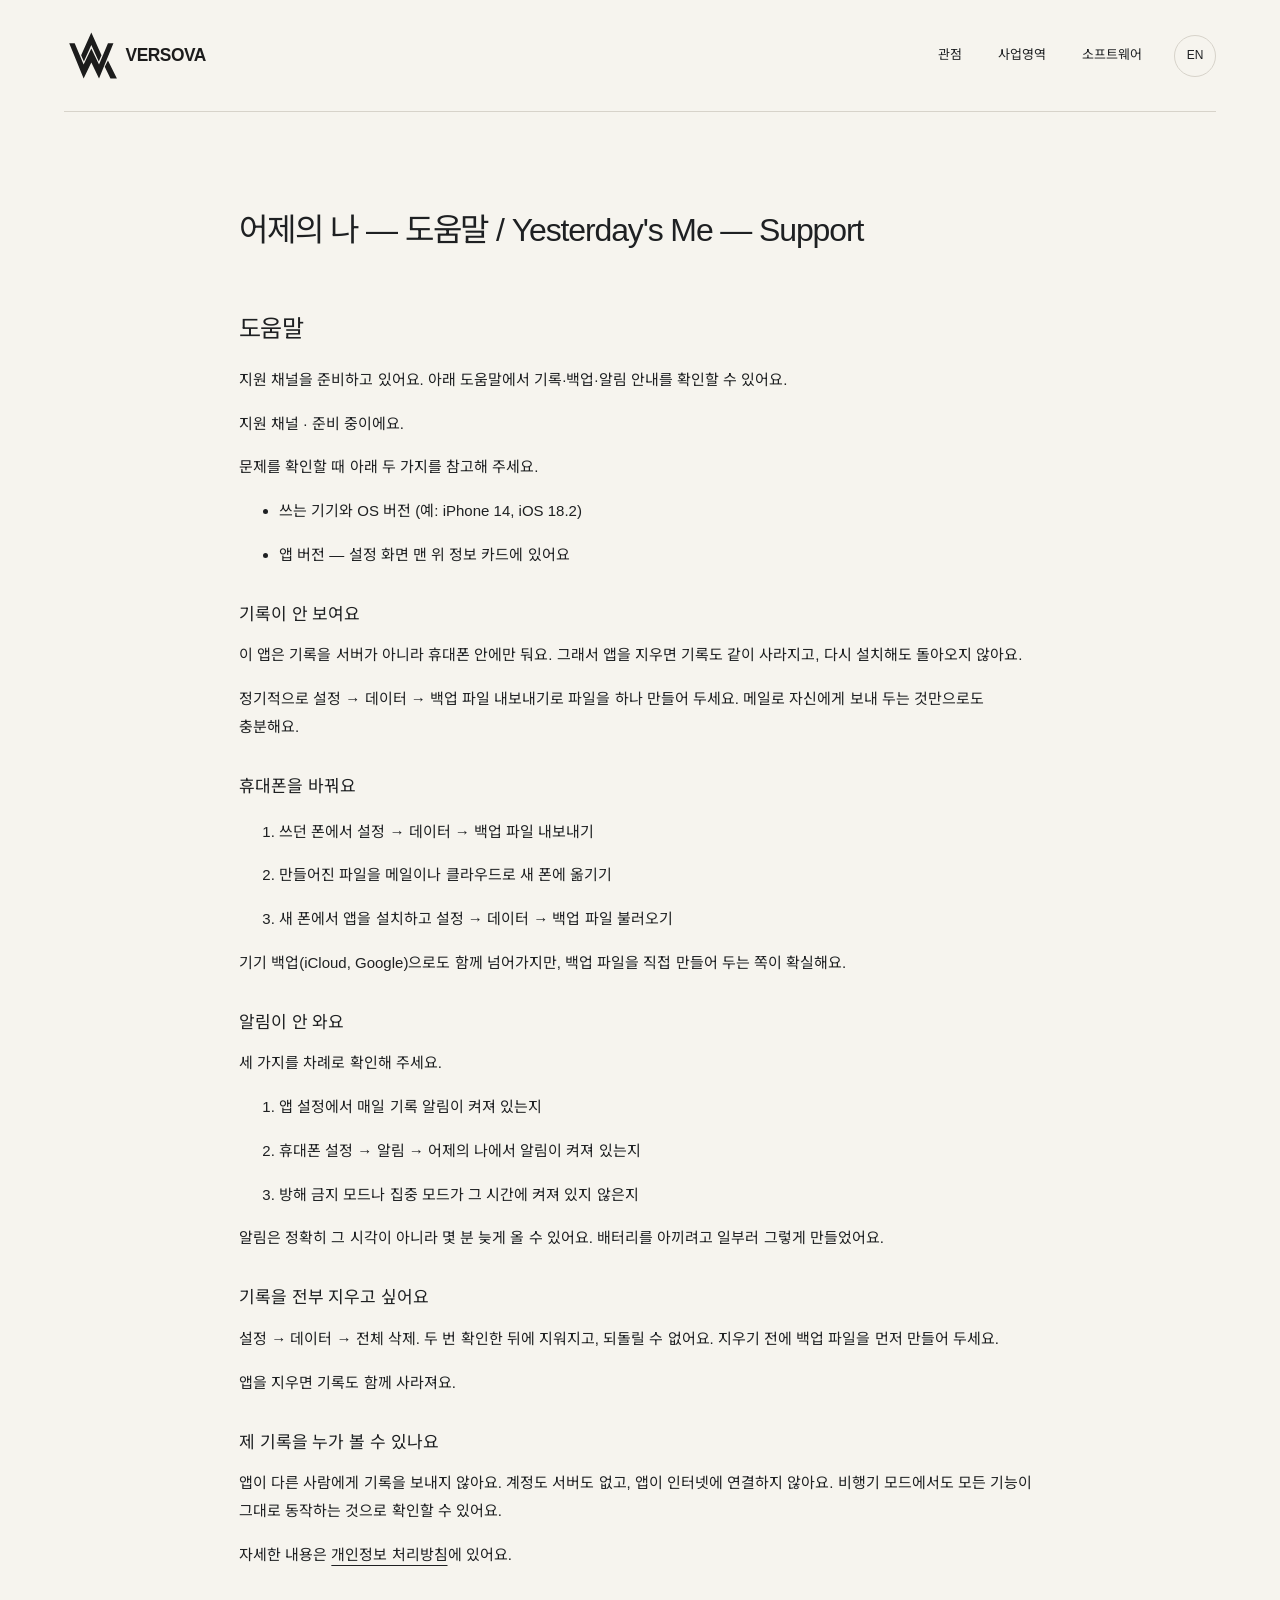
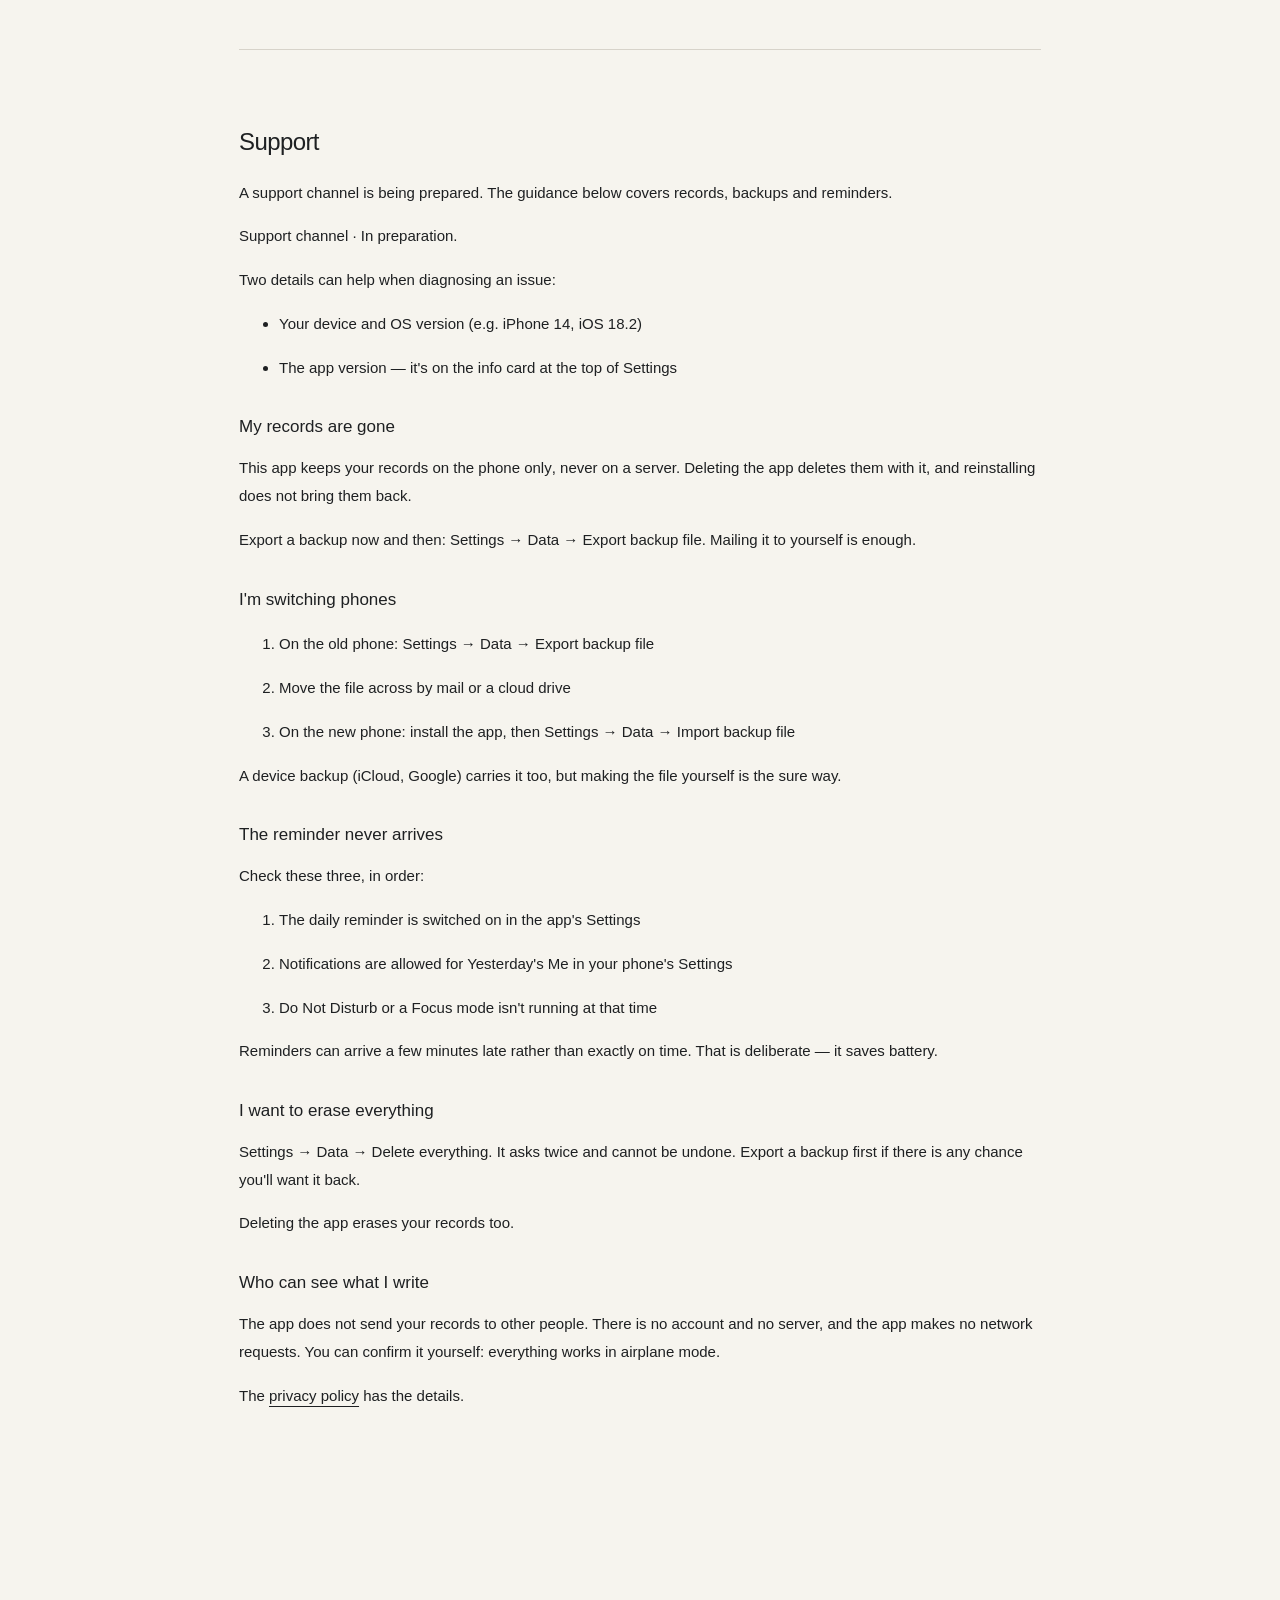
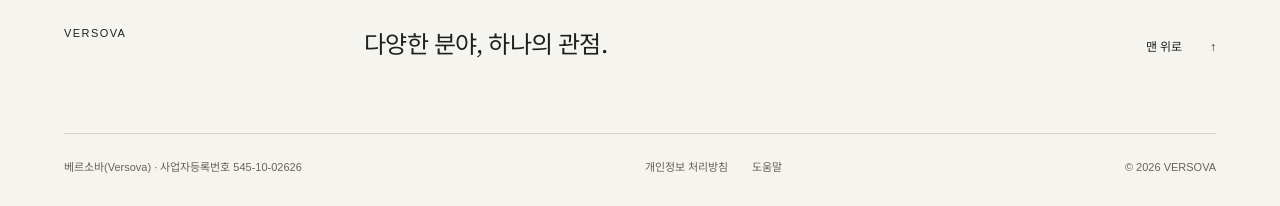
<file: yesterdays-me/support/index.html>
<!doctype html><html lang="ko"><head><meta charset="utf-8"><meta name="viewport" content="width=device-width,initial-scale=1"><meta name="theme-color" content="#F6F4EE"><title>도움말 / Support · VERSOVA</title><meta name="description" content="VERSOVA — 다양한 분야, 하나의 관점. 분야별 콘텐츠를 준비하고 있습니다."><link rel="canonical" href="https://489156.github.io/versova-site/yesterdays-me/support/"><link rel="icon" type="image/svg+xml" href="../../assets/versova-mark.svg"><link rel="stylesheet" href="../../assets/brand.css"><script defer src="../../assets/site.js"></script></head><body>
 <a class="skip" href="#main">본문으로 / Skip to content</a><header class="site-header"><a class="brand" href="../../" aria-label="VERSOVA Home"><img src="../../assets/versova-logo.svg" width="160" height="52" alt="VERSOVA"></a><nav aria-label="Main navigation"><a href="../../#perspective"><span class="" data-lang="ko">관점</span><span class="" data-lang="en" lang="en">Perspective</span></a><a href="../../#fields"><span class="" data-lang="ko">사업영역</span><span class="" data-lang="en" lang="en">Fields</span></a><a href="../../yesterdays-me/"><span class="" data-lang="ko">소프트웨어</span><span class="" data-lang="en" lang="en">Software</span></a></nav><button class="language" type="button" aria-label="Switch language to English">EN</button></header>
 <main id="main" class="document"><h1>어제의 나 — 도움말 / Yesterday's Me — Support</h1>
<h2>도움말</h2>
<p>지원 채널을 준비하고 있어요. 아래 도움말에서 기록·백업·알림 안내를 확인할 수 있어요.</p>
<p><strong>지원 채널</strong> · 준비 중이에요.</p>
<p>문제를 확인할 때 아래 두 가지를 참고해 주세요.</p>
<ul>
<li>쓰는 기기와 OS 버전 (예: iPhone 14, iOS 18.2)</li>
<li>앱 버전 — 설정 화면 맨 위 정보 카드에 있어요</li>
</ul>
<h3>기록이 안 보여요</h3>
<p>이 앱은 기록을 서버가 아니라 <strong>휴대폰 안에만</strong> 둬요. 그래서 앱을 지우면 기록도 같이 사라지고, 다시 설치해도 돌아오지 않아요.</p>
<p>정기적으로 설정 → 데이터 → <strong>백업 파일 내보내기</strong>로 파일을 하나 만들어 두세요. 메일로 자신에게 보내 두는 것만으로도 충분해요.</p>
<h3>휴대폰을 바꿔요</h3>
<ol>
<li>쓰던 폰에서 설정 → 데이터 → <strong>백업 파일 내보내기</strong></li>
<li>만들어진 파일을 메일이나 클라우드로 새 폰에 옮기기</li>
<li>새 폰에서 앱을 설치하고 설정 → 데이터 → <strong>백업 파일 불러오기</strong></li>
</ol>
<p>기기 백업(iCloud, Google)으로도 함께 넘어가지만, 백업 파일을 직접 만들어 두는 쪽이 확실해요.</p>
<h3>알림이 안 와요</h3>
<p>세 가지를 차례로 확인해 주세요.</p>
<ol>
<li>앱 설정에서 <strong>매일 기록 알림</strong>이 켜져 있는지</li>
<li>휴대폰 설정 → 알림 → 어제의 나에서 알림이 켜져 있는지</li>
<li>방해 금지 모드나 집중 모드가 그 시간에 켜져 있지 않은지</li>
</ol>
<p>알림은 정확히 그 시각이 아니라 몇 분 늦게 올 수 있어요. 배터리를 아끼려고 일부러 그렇게 만들었어요.</p>
<h3>기록을 전부 지우고 싶어요</h3>
<p>설정 → 데이터 → <strong>전체 삭제</strong>. 두 번 확인한 뒤에 지워지고, 되돌릴 수 없어요. 지우기 전에 백업 파일을 먼저 만들어 두세요.</p>
<p>앱을 지우면 기록도 함께 사라져요.</p>
<h3>제 기록을 누가 볼 수 있나요</h3>
<p>앱이 다른 사람에게 기록을 보내지 않아요. 계정도 서버도 없고, 앱이 인터넷에 연결하지 않아요. 비행기 모드에서도 모든 기능이 그대로 동작하는 것으로 확인할 수 있어요.</p>
<p>자세한 내용은 <a href="../privacy/">개인정보 처리방침</a>에 있어요.</p>
<hr>
<h2>Support</h2>
<p>A support channel is being prepared. The guidance below covers records, backups and reminders.</p>
<p><strong>Support channel</strong> · In preparation.</p>
<p>Two details can help when diagnosing an issue:</p>
<ul>
<li>Your device and OS version (e.g. iPhone 14, iOS 18.2)</li>
<li>The app version — it's on the info card at the top of Settings</li>
</ul>
<h3>My records are gone</h3>
<p>This app keeps your records <strong>on the phone only</strong>, never on a server. Deleting the app deletes them with it, and reinstalling does not bring them back.</p>
<p>Export a backup now and then: Settings → Data → <strong>Export backup file</strong>. Mailing it to yourself is enough.</p>
<h3>I'm switching phones</h3>
<ol>
<li>On the old phone: Settings → Data → <strong>Export backup file</strong></li>
<li>Move the file across by mail or a cloud drive</li>
<li>On the new phone: install the app, then Settings → Data → <strong>Import backup file</strong></li>
</ol>
<p>A device backup (iCloud, Google) carries it too, but making the file yourself is the sure way.</p>
<h3>The reminder never arrives</h3>
<p>Check these three, in order:</p>
<ol>
<li>The daily reminder is switched on in the app's Settings</li>
<li>Notifications are allowed for Yesterday's Me in your phone's Settings</li>
<li>Do Not Disturb or a Focus mode isn't running at that time</li>
</ol>
<p>Reminders can arrive a few minutes late rather than exactly on time. That is deliberate — it saves battery.</p>
<h3>I want to erase everything</h3>
<p>Settings → Data → <strong>Delete everything</strong>. It asks twice and cannot be undone. Export a backup first if there is any chance you'll want it back.</p>
<p>Deleting the app erases your records too.</p>
<h3>Who can see what I write</h3>
<p>The app does not send your records to other people. There is no account and no server, and the app makes no network requests. You can confirm it yourself: everything works in airplane mode.</p>
<p>The <a href="../privacy/">privacy policy</a> has the details.</p></main>
 <footer class="site-footer"><div class="footer-top"><span class="eyebrow">VERSOVA</span><p><span class="" data-lang="ko">다양한 분야, 하나의 관점.</span><span class="" data-lang="en" lang="en">Different fields. One perspective.</span></p><a href="#main" class="back-top"><span class="" data-lang="ko">맨 위로</span><span class="" data-lang="en" lang="en">Back to top</span> <span aria-hidden="true">↑</span></a></div><div class="footer-bottom"><span>베르소바(Versova) · <span class="" data-lang="ko">사업자등록번호</span><span class="" data-lang="en" lang="en">Business registration</span> 545-10-02626</span><div><a href="../../yesterdays-me/privacy/"><span class="" data-lang="ko">개인정보 처리방침</span><span class="" data-lang="en" lang="en">Privacy policy</span></a><a href="../../yesterdays-me/support/"><span class="" data-lang="ko">도움말</span><span class="" data-lang="en" lang="en">Support</span></a></div><span>© 2026 VERSOVA</span></div></footer></body></html>
</file>
<file: assets/brand.css>
@font-face{font-family:"VERSOVA Serif";src:url("./fonts/source-serif-4.ttf") format("truetype");font-weight:400;font-style:normal;font-display:swap}
@font-face{font-family:"VERSOVA Serif";src:url("./fonts/source-serif-4-italic.ttf") format("truetype");font-weight:400;font-style:italic;font-display:swap}
@font-face{font-family:"VERSOVA Korean";src:url("./fonts/noto-sans-kr.ttf") format("truetype");font-weight:400;font-style:normal;font-display:swap}
/* VERSOVA / Quiet luxury monochrome · 2026.10.24. Product app tokens remain separate. */
:root{color-scheme:light;--paper:#F6F4EE;--ink:#1E2022;--muted:#65645E;--line:#D7D3CA;--surface:#ECE9E1;--surface-deep:#E4E0D6;--inverse:#E9E5DB;--serif:"VERSOVA Serif",Georgia,"Times New Roman","VERSOVA Korean","Noto Serif KR",serif;--sans:Arial,Helvetica,"VERSOVA Korean","Apple SD Gothic Neo","Malgun Gothic",sans-serif;--ease:cubic-bezier(.22,1,.36,1);--gutter:clamp(24px,5vw,96px);--section-space:144px;--font-body:var(--sans);--font-display:var(--serif);--bg:var(--paper);--fg:var(--ink)}
*{box-sizing:border-box}html{scroll-behavior:smooth;scroll-padding-top:32px}body{margin:0;background:var(--paper);color:var(--ink);font:16px/1.7 var(--sans);-webkit-font-smoothing:antialiased;word-break:keep-all}button,a{-webkit-tap-highlight-color:transparent}a{color:inherit;text-underline-offset:5px}button{font:inherit;color:inherit}button:focus-visible,a:focus-visible,summary:focus-visible{outline:2px solid var(--ink);outline-offset:6px}button{cursor:pointer}img,svg{display:block;max-width:100%;height:auto}h1,h2,h3,p{margin:0}h1,h2{font-family:var(--serif);font-weight:400;letter-spacing:-.045em;line-height:1.04}em{font-weight:400}h1{font-size:clamp(60px,8.2vw,144px)}h2{font-size:clamp(42px,4.45vw,76px)}.eyebrow,.micro,.index,.edition{font-family:var(--sans);font-size:11px;font-weight:400;line-height:1.5;letter-spacing:.09em}.eyebrow{letter-spacing:.13em}.micro,.edition,.index{color:var(--muted)}.skip{position:absolute;z-index:30;top:-120px;left:24px;padding:12px 20px;background:var(--paper)}.skip:focus{top:12px}.site-header{margin:0 var(--gutter);height:112px;display:flex;align-items:center;justify-content:space-between;border-bottom:1px solid var(--line);gap:32px}.brand{display:block;text-decoration:none}.brand img{width:154px;height:auto}.site-header nav{display:flex;gap:36px;margin-left:auto;font-size:13px}.site-header nav a,.footer-bottom a{text-decoration:none;position:relative}.site-header nav a:after,.footer-bottom a:after{content:"";position:absolute;left:0;right:0;bottom:-5px;height:1px;background:var(--ink);transform:scaleX(0);transform-origin:left;transition:transform 240ms var(--ease)}.site-header nav a:hover:after,.footer-bottom a:hover:after{transform:scaleX(1)}.language{font-size:12px;border:1px solid var(--line);border-radius:50%;width:42px;height:42px;background:transparent;transition:background 220ms var(--ease)}.language:hover{background:var(--surface)}html[lang=ko] [data-lang=en],html[lang=en] [data-lang=ko]{display:none!important}.hero{margin:0 var(--gutter);padding:32px 0 36px;min-height:calc(100svh - 112px);display:flex;flex-direction:column}.hero-top,.hero-bottom{display:flex;align-items:center;justify-content:space-between;gap:24px}.hero-grid{display:grid;grid-template-columns:minmax(0,9fr) minmax(0,3fr);align-items:center;gap:28px;flex:1;padding:88px 0 96px}.hero h1{white-space:nowrap}.hero-caption{display:flex;align-items:flex-start;gap:24px;margin-top:40px;font-size:14px;line-height:1.85}.caption-line{width:42px;height:1px;background:var(--ink);margin-top:12px;flex-shrink:0}.hero-symbol{opacity:.18;align-self:center;transform:rotate(-6deg);padding-left:12px}.hero-symbol img{width:100%;max-width:300px}.text-link{font-size:13px;display:inline-flex;align-items:center;gap:32px;text-decoration:none;min-height:44px;border-bottom:1px solid var(--ink);transition:gap 300ms var(--ease)}.text-link:hover{gap:44px}.text-link span[aria-hidden]{font-size:20px;transition:transform 300ms var(--ease)}.text-link:hover span[aria-hidden]{transform:translate(2px,-2px)}.section{margin:0 var(--gutter);padding:var(--section-space) 0;border-top:1px solid var(--line)}.section-label{display:flex;align-items:center;gap:30px;margin-bottom:64px}.perspective{display:grid;grid-template-columns:3fr 9fr;gap:24px}.perspective .section-label{align-self:start}.perspective-content{max-width:960px}.intro{font-size:clamp(20px,2vw,28px);line-height:1.65;letter-spacing:-.025em}.perspective .intro{margin-top:48px}.perspective-note{display:grid;grid-template-columns:7fr 5fr;gap:40px;margin-top:64px;align-items:end;font-size:14px;color:var(--muted)}.section-heading{display:flex;justify-content:space-between;gap:80px;align-items:end;margin-bottom:72px}.section-heading>div{max-width:360px;font-size:14px}.section-heading .micro{margin-top:24px}.bento-grid{display:grid;grid-template-columns:repeat(12,minmax(0,1fr));gap:24px}.field{grid-column:span 4;min-width:0;background:var(--surface);border:1px solid transparent;transition:background 400ms var(--ease),border-color 400ms var(--ease)}.field-1,.field-6{grid-column:span 8}.field-2,.field-5{grid-column:span 4}.field-3,.field-4{grid-column:span 6}.field:nth-child(2n){background:var(--surface-deep)}.field:hover{border-color:var(--muted);background:var(--paper)}.field summary{list-style:none;cursor:pointer;padding:32px;min-height:270px;display:flex;flex-direction:column}.field summary::-webkit-details-marker{display:none}.field-meta,.field-bottom{display:flex;justify-content:space-between;gap:16px}.field-meta{align-items:start}.field-meta .micro{font-size:10px}.field-expand{font-size:26px;line-height:1;font-weight:400;transition:transform 300ms var(--ease)}.field[open] .field-expand{transform:rotate(45deg)}.field-name{font-family:var(--serif);font-size:clamp(34px,3.2vw,54px);letter-spacing:-.035em;line-height:1.1;padding-top:64px;padding-bottom:32px}.field-bottom{margin-top:auto;align-items:end;font-size:13px}.status{color:var(--muted);font-size:11px;line-height:1.6}.status:before{content:"";display:inline-block;width:5px;height:5px;border:1px solid currentColor;border-radius:50%;margin-right:8px;vertical-align:2px}.field-detail{padding:0 32px 32px;font-size:14px;color:var(--muted);max-width:620px}.software-grid{display:grid;grid-template-columns:7fr 5fr;gap:100px}.software-grid .intro{margin-top:40px;font-size:18px}.product-note{padding-left:40px;border-left:1px solid var(--line)}.product-note h3{font-size:34px;font-weight:400;letter-spacing:-.04em;margin-top:40px;line-height:1.3}.product-name{font-family:var(--serif);font-size:24px;margin-top:4px}.product-note>p:not(.product-name){margin-top:24px;font-size:14px}.product-note .text-link{margin-top:28px}.brand-statement{padding:112px var(--gutter) 0;background:var(--ink);color:var(--paper);overflow:hidden}.statement{font-family:var(--serif);font-size:clamp(46px,7vw,112px);letter-spacing:-.04em;line-height:1.06;margin-top:72px}.statement-rule{width:72px;height:1px;background:var(--inverse);margin:48px 0 24px}.statement-caption{font-size:14px;color:var(--inverse)}.closing-wordmark{font:700 clamp(65px,18.3vw,350px)/1.06 var(--sans);letter-spacing:-.055em;margin:80px 0 -15px;white-space:nowrap}.site-footer{padding:56px var(--gutter) 28px}.footer-top{display:grid;grid-template-columns:3fr 6fr 3fr;gap:24px;align-items:start;padding-bottom:64px}.footer-top p{font-family:var(--serif);font-size:24px;letter-spacing:-.025em}.back-top{justify-self:end;text-decoration:none;font-size:12px;display:flex;gap:28px;min-height:44px;align-items:center}.footer-bottom{display:flex;justify-content:space-between;gap:24px;padding-top:24px;border-top:1px solid var(--line);color:var(--muted);font-size:11px;line-height:1.8}.footer-bottom>div{display:flex;gap:24px}.document{max-width:850px;margin:0 auto;padding:96px 24px 144px}.document h1{font-family:var(--sans);font-size:32px;font-weight:400;line-height:1.4;letter-spacing:-.035em}.document h2{font-family:var(--sans);font-size:24px;letter-spacing:-.025em;margin:64px 0 24px}.document h3{font-size:17px;font-weight:500;margin:32px 0 12px}.document p,.document li{font-size:15px;line-height:1.85;margin-bottom:16px}.document hr{border:0;border-top:1px solid var(--line);margin:80px 0}.document a{overflow-wrap:anywhere}.document strong{font-weight:500}.product-hero{border:0;padding-top:96px}.product-hero h1{font:400 clamp(52px,8vw,112px)/1.1 var(--sans);letter-spacing:-.055em;margin-top:64px}.serif-subtitle{font:italic 36px/1.3 var(--serif);margin-top:16px}.product-hero .status{margin-top:32px}.product-hero .intro{margin-top:48px}.product-story{display:grid;grid-template-columns:7fr 5fr;gap:80px}.product-story h2{margin-top:40px}.product-story>div:last-child{align-self:end;font-size:15px}.product-story .text-link{margin-top:24px}.product-visuals{display:grid;grid-template-columns:1fr 1fr;gap:80px;background:var(--surface);padding:80px;margin-bottom:var(--section-space);border:0}.product-visuals figure{margin:0}.product-visuals img{width:100%;max-width:280px;margin:auto;border:1px solid var(--line);border-radius:24px}.product-visuals figcaption{font:11px/1.5 var(--sans);letter-spacing:.1em;text-align:center;margin-top:24px;color:var(--muted)}.is-seen h2{animation:quiet-reveal 600ms var(--ease) both}@keyframes quiet-reveal{from{transform:translateY(12px);opacity:.6}to{transform:translateY(0);opacity:1}}
@media(min-width:1800px){main{max-width:1800px;margin:auto}.brand-statement{margin:0 var(--gutter)}}
@media(max-width:1000px){:root{--section-space:108px}.hero-grid{grid-template-columns:1fr;padding:80px 0}.hero-symbol{display:none}.hero h1{font-size:clamp(60px,9.5vw,108px)}.perspective{grid-template-columns:1fr}.section-label{margin-bottom:40px}.perspective-note{grid-template-columns:1fr}.software-grid{gap:48px}.field summary{padding:24px}.field-name{font-size:36px}.field-bottom{flex-direction:column;align-items:start;gap:8px}.field-detail{padding:0 24px 24px}.footer-top{grid-template-columns:2fr 6fr 2fr}.footer-bottom{flex-wrap:wrap}}
@media(max-width:640px){:root{--section-space:88px}.site-header{height:88px;gap:16px;flex-wrap:wrap;align-content:center}.brand img{width:124px}.site-header nav{gap:16px;order:3;justify-content:space-between;width:100%;font-size:11px}.language{margin-left:auto;width:32px;height:32px;font-size:10px}.hero{min-height:690px;padding-top:24px}.hero-top .edition{display:none}.hero-top .eyebrow{font-size:9px}.hero-grid{padding:76px 0 72px}.hero h1{font-size:clamp(43px,10.6vw,66px);letter-spacing:-.045em;white-space:normal}.hero-caption{margin-top:36px;gap:16px;font-size:13px}.caption-line{width:24px}.hero-bottom{align-items:end}.hero-bottom .micro{max-width:110px;font-size:8px;text-align:right}.hero-bottom .text-link{font-size:12px;gap:20px}h2{font-size:clamp(36px,9vw,48px)}.intro{font-size:20px}.perspective-note{margin-top:40px;gap:24px;font-size:13px}.perspective .intro{margin-top:32px}.section-heading{display:block;margin-bottom:40px}.section-heading>div{margin-top:32px;font-size:13px}.bento-grid{grid-template-columns:1fr;gap:16px}.field,.field-1,.field-2,.field-3,.field-4,.field-5,.field-6{grid-column:auto}.field summary{min-height:238px}.field-name{font-size:40px;padding-top:56px;padding-bottom:24px}.field-bottom{flex-direction:row;align-items:end;font-size:12px}.field-meta .micro{font-size:9px}.field-bottom .status{font-size:10px}.software-grid{grid-template-columns:1fr;gap:48px}.product-note{padding:32px 0 0;border-left:0;border-top:1px solid var(--line)}.product-note h3{margin-top:32px}.brand-statement{padding-top:72px}.statement{font-size:clamp(38px,10vw,62px);margin-top:56px}.closing-wordmark{margin-top:64px;margin-bottom:-4px;font-size:18vw}.footer-top{grid-template-columns:1fr;gap:24px;padding-bottom:40px}.footer-top p{font-size:24px}.back-top{justify-self:start}.footer-bottom{display:flex;flex-direction:column;gap:20px;font-size:10px}.document{padding-top:64px;padding-bottom:88px}.document h1{font-size:25px}.product-story{grid-template-columns:1fr;gap:40px}.product-visuals{padding:40px 24px;gap:28px}.product-visuals img{border-radius:14px}.product-visuals figcaption{font-size:9px}.serif-subtitle{font-size:30px}}
@media(prefers-reduced-motion:reduce){html{scroll-behavior:auto}*,*:before,*:after{animation:none!important;transition:none!important}}
/* Yesterday's Me Interactive MVP Workspace · VERSOVA Quiet Luxury + Product Dark Mode */
:root{--mvp-bg:#F6F4EE;--mvp-card:#ECE9E1;--mvp-card-alt:#E4E0D6;--mvp-ink:#1E2022;--mvp-muted:#65645E;--mvp-line:#D7D3CA;--mvp-accent:#2E7D32;--mvp-accent-soft:rgba(46,125,50,.12);--mvp-career:#3B82F6;--mvp-physical:#F97316;--mvp-emotional:#A855F7;--mvp-financial:#CA8A04;--mvp-danger:#DC2626;--mvp-mono:ui-monospace,SFMono-Regular,Menlo,Monaco,Consolas,monospace}
.ym-mvp[data-mvp-theme="dark"]{--mvp-bg:#1A1A1A;--mvp-card:#242424;--mvp-card-alt:#1E1E1E;--mvp-ink:#F6F4EE;--mvp-muted:#A1A19A;--mvp-line:#343434;--mvp-accent:#4CAF50;--mvp-accent-soft:rgba(76,175,80,.16);--mvp-financial:#EAB308;--mvp-danger:#EF4444}
.ym-mvp{background:var(--mvp-bg);color:var(--mvp-ink);border:1px solid var(--mvp-line);padding:48px;margin-top:48px;transition:background 260ms var(--ease),color 260ms var(--ease),border-color 260ms var(--ease)}
.ym-mvp-topbar{position:relative;z-index:30;display:flex;flex-wrap:wrap;align-items:center;justify-content:space-between;gap:20px;padding-bottom:28px;border-bottom:1px solid var(--mvp-line)}
.ym-mvp-brand{display:flex;align-items:center;gap:16px}
.ym-mvp-badge{display:inline-flex;align-items:center;gap:6px;padding:6px 12px;border:1px solid var(--mvp-line);font-size:11px;letter-spacing:.1em;text-transform:uppercase;color:var(--mvp-muted)}
.ym-mvp-badge-dot{width:7px;height:7px;border-radius:50%;background:var(--mvp-accent)}
.ym-mvp-controls{display:flex;flex-wrap:wrap;align-items:center;gap:10px}
.ym-btn{display:inline-flex;align-items:center;justify-content:center;gap:8px;min-height:42px;padding:8px 16px;border:1px solid var(--mvp-line);background:var(--mvp-card);color:var(--mvp-ink);font-size:13px;font-weight:500;transition:background 200ms var(--ease),border-color 200ms var(--ease),transform 160ms var(--ease)}
.ym-btn:hover:not(:disabled){border-color:var(--mvp-ink);background:var(--mvp-card-alt)}
.ym-btn:disabled{opacity:.48;cursor:not-allowed}
.ym-btn-primary{background:var(--mvp-accent);border-color:var(--mvp-accent);color:#FFFFFF;font-weight:600}
.ym-btn-primary:hover:not(:disabled){opacity:.92;background:var(--mvp-accent);border-color:var(--mvp-accent)}
.ym-btn-danger{border-color:var(--mvp-danger);color:var(--mvp-danger)}
.ym-tabs{display:flex;flex-wrap:wrap;gap:8px;margin:28px 0;border-bottom:1px solid var(--mvp-line);padding-bottom:16px}
.ym-tab{min-height:42px;padding:8px 18px;border:1px solid transparent;background:transparent;color:var(--mvp-muted);font-size:13px;letter-spacing:.04em;transition:all 200ms var(--ease)}
.ym-tab:hover{color:var(--mvp-ink);background:var(--mvp-card)}
.ym-tab[aria-selected="true"]{background:var(--mvp-ink);color:var(--mvp-bg);border-color:var(--mvp-ink);font-weight:600}
.ym-panel{display:none}
.ym-panel.is-active{display:block}
.ym-grid-2{display:grid;grid-template-columns:minmax(0,7fr) minmax(0,5fr);gap:28px;align-items:start}
.ym-kpi-grid{display:grid;grid-template-columns:repeat(4,minmax(0,1fr));gap:16px;margin-bottom:28px}
.ym-card{background:var(--mvp-card);border:1px solid var(--mvp-line);padding:24px;margin-bottom:20px;transition:border-color 200ms var(--ease),background 200ms var(--ease)}
.ym-card:hover{border-color:var(--mvp-muted)}
.ym-card-header{display:flex;align-items:flex-start;justify-content:space-between;gap:16px;margin-bottom:18px}
.ym-card-title{font-family:var(--serif);font-size:22px;letter-spacing:-.025em;line-height:1.25}
.ym-card-sub{font-size:12px;color:var(--mvp-muted);margin-top:4px}
.ym-kpi-label{font-size:11px;letter-spacing:.08em;text-transform:uppercase;color:var(--mvp-muted)}
.ym-kpi-val{font-family:var(--mvp-mono);font-variant-numeric:tabular-nums;font-size:28px;font-weight:600;margin-top:8px;line-height:1.15}
.ym-kpi-meta{font-size:12px;color:var(--mvp-muted);margin-top:6px}
.ym-q-row{padding:16px 0;border-top:1px solid var(--mvp-line)}
.ym-q-row:first-of-type{border-top:0;padding-top:4px}
.ym-q-top{display:flex;align-items:center;justify-content:space-between;gap:16px}
.ym-q-title{font-size:14px;font-weight:500;line-height:1.5;display:flex;align-items:center;gap:10px}
.ym-dot{width:8px;height:8px;border-radius:50%;flex-shrink:0}
.ym-q-btns{display:flex;gap:8px;flex-shrink:0}
.ym-pill{min-width:60px;min-height:38px;padding:6px 14px;border:1px solid var(--mvp-line);background:var(--mvp-bg);color:var(--mvp-muted);font-size:12px;font-weight:600;transition:all 180ms var(--ease)}
.ym-pill:hover{border-color:var(--mvp-ink);color:var(--mvp-ink)}
.ym-pill.is-yes{background:var(--mvp-accent);border-color:var(--mvp-accent);color:#FFFFFF}
.ym-pill.is-no{background:var(--mvp-ink);border-color:var(--mvp-ink);color:var(--mvp-bg)}
.ym-input,.ym-select{width:100%;min-height:44px;padding:10px 14px;border:1px solid var(--mvp-line);background:var(--mvp-bg);color:var(--mvp-ink);font:14px/1.5 var(--sans);transition:border-color 180ms var(--ease)}
.ym-input:focus,.ym-select:focus{outline:none;border-color:var(--mvp-accent)}
.ym-note-wrap{margin-top:10px}
.ym-axis-item{padding:16px 0;border-top:1px solid var(--mvp-line)}
.ym-axis-item:first-of-type{border-top:0;padding-top:0}
.ym-axis-head{display:flex;align-items:center;justify-content:space-between;margin-bottom:8px;font-size:13px}
.ym-counter{font-family:var(--mvp-mono);font-size:11px;color:var(--mvp-muted);font-variant-numeric:tabular-nums}
.ym-bar-track{height:8px;background:var(--mvp-bg);border:1px solid var(--mvp-line);overflow:hidden;margin-top:6px}
.ym-bar-fill{height:100%;transition:width 260ms var(--ease)}
.ym-seg{display:inline-flex;flex-wrap:wrap;gap:6px}
.ym-seg-btn{min-height:36px;padding:6px 12px;border:1px solid var(--mvp-line);background:var(--mvp-bg);color:var(--mvp-muted);font-size:12px;transition:all 180ms var(--ease)}
.ym-seg-btn[aria-pressed="true"]{background:var(--mvp-ink);color:var(--mvp-bg);border-color:var(--mvp-ink);font-weight:600}
.ym-toast{position:fixed;z-index:30;bottom:24px;right:24px;padding:12px 20px;background:var(--mvp-ink);color:var(--mvp-bg);font-size:13px;border:1px solid var(--mvp-line);opacity:0;pointer-events:none;transform:translateY(8px);transition:all 220ms var(--ease)}
.ym-toast.is-visible{opacity:1;transform:translateY(0)}
.ym-history-list{display:flex;flex-direction:column;gap:12px;max-height:540px;overflow-y:auto}
.ym-history-item{display:flex;align-items:flex-start;justify-content:space-between;gap:16px;padding:16px;background:var(--mvp-bg);border:1px solid var(--mvp-line);cursor:pointer;transition:border-color 180ms var(--ease)}
.ym-history-item:hover{border-color:var(--mvp-ink)}
.ym-chart-box{width:100%;overflow-x:auto;padding:8px 0}
.ym-pixels{display:grid;grid-template-columns:repeat(53,minmax(10px,1fr));gap:3px;min-width:640px}
.ym-pixel{aspect-ratio:1;border:1px solid var(--mvp-line);cursor:pointer}
@media(max-width:1000px){.ym-mvp{padding:28px}.ym-grid-2{grid-template-columns:1fr}.ym-kpi-grid{grid-template-columns:repeat(2,minmax(0,1fr))}}
@media(max-width:640px){.ym-mvp{padding:20px}.ym-kpi-grid{grid-template-columns:1fr}.ym-q-top{flex-direction:column;align-items:flex-start}}
</file>
